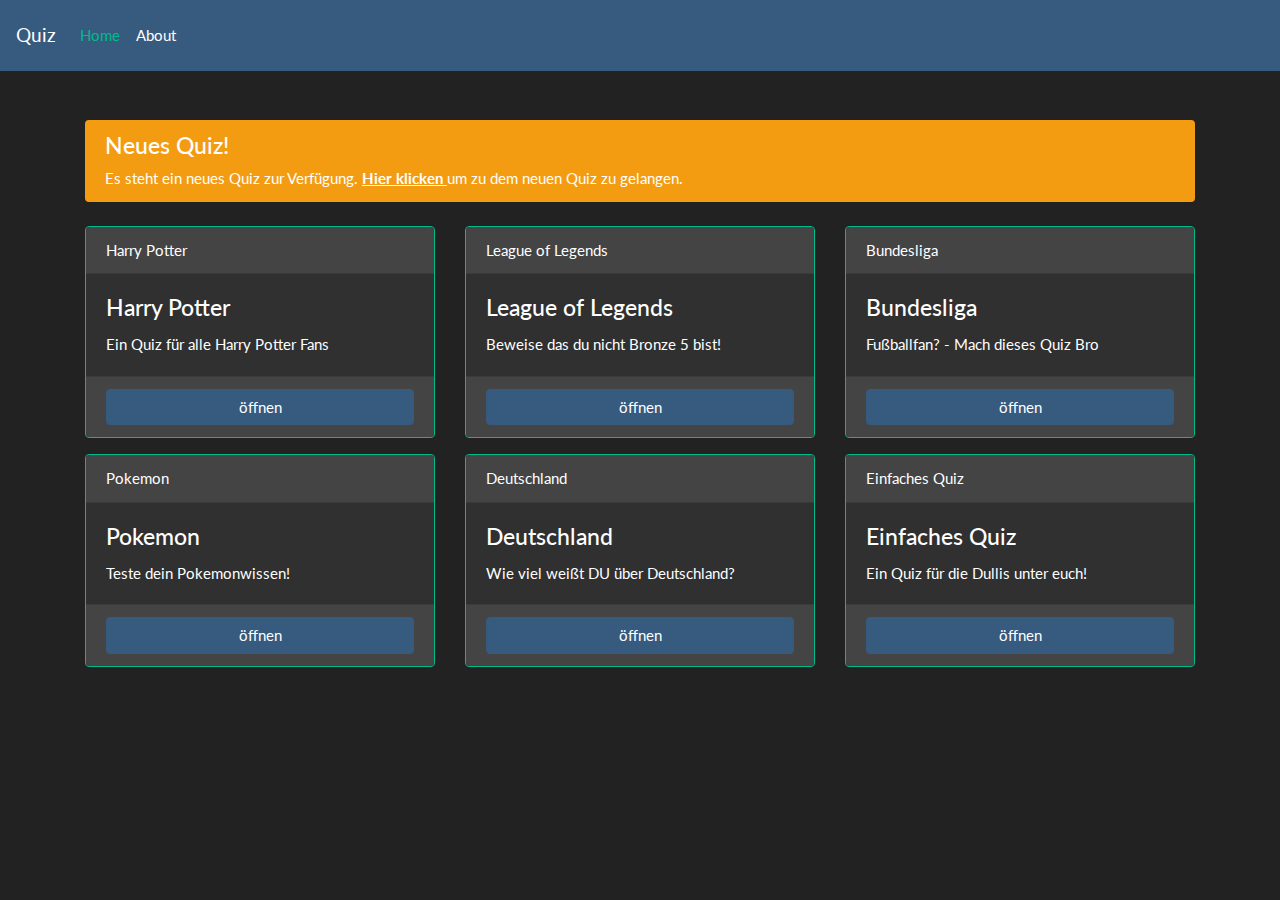
<file: index.html>
<html>

<head>
    <meta charset="UTF-8">
    <title>Quiz</title>
    <link rel="stylesheet" href="css/bootstrap/bootstrap.css" media="screen">
    <link rel="stylesheet" href="css/custom.min.css">
</head>

<body>
    <nav class="navbar navbar-expand-lg fixed-top navbar-dark bg-primary">
        <a class="navbar-brand" href="index.html">Quiz</a>
        <button class="navbar-toggler" type="button" data-toggle="collapse" data-target="#navbarColor01" aria-controls="navbarColor01"
            aria-expanded="false" aria-label="Toggle navigation" style="">
            <span class="navbar-toggler-icon"></span>
        </button>

        <div class="collapse navbar-collapse" id="navbarColor01">
            <ul class="navbar-nav mr-auto">
                <li class="nav-item active">
                    <a class="nav-link" href="index.html">Home
                        <span class="sr-only">(current)</span>
                    </a>
                </li>

                <li class="nav-item">
                    <a class="nav-link" href="about.html">About</a>
                </li>
            </ul>
        </div>
    </nav>
    <!-- End of BS Component -->
    <div class="container">
        <!-- Meldungen -->
        <div class="row">
            <div class="col-lg-12">
                <div class="alert alert-warning">
                    <h4 class="alert-heading">Neues Quiz!</h4>
                    <p class="mb-0">Es steht ein neues Quiz zur Verfügung.
                        <a href="quiz.html?id=pokemon" class="alert-link">Hier klicken </a> um zu dem neuen Quiz zu gelangen.</p>
                </div>
            </div>

        </div>
    </div>
    <!-- End of Notification Container -->
    <!-- Quiz List Container-->
    <div class="container">
        <div class="row">
            <!-- Harry Potter-->
            <div class="col-lg-4 py-2">
                <div class="card border-success">
                    <div class="card-header">Harry Potter</div>
                    <div class="card-body">
                        <h4 class="card-title">Harry Potter</h4>
                        <p class="card-text">Ein Quiz für alle Harry Potter Fans</p>
                    </div>
                    <div class="card-footer">
                        <a href="quiz.html?id=harrypotter" class="btn btn-primary btn-block">öffnen</a>
                    </div>
                </div>
            </div>

            <!-- League of Legends-->
            <div class="col-lg-4 py-2">
                <div class="card border-success">
                    <div class="card-header">League of Legends</div>
                    <div class="card-body">
                        <h4 class="card-title">League of Legends</h4>
                        <p class="card-text">Beweise das du nicht Bronze 5 bist!</p>
                    </div>
                    <div class="card-footer">
                        <a href="quiz.html?id=leagueoflegends" class="btn btn-primary btn-block">öffnen</a>
                    </div>
                </div>
            </div>

            <!-- Bundesliga-->
            <div class="col-lg-4 py-2">
                <div class="card border-success">
                    <div class="card-header">Bundesliga</div>
                    <div class="card-body">
                        <h4 class="card-title">Bundesliga</h4>
                        <p class="card-text">Fußballfan? - Mach dieses Quiz Bro</p>
                    </div>
                    <div class="card-footer">
                        <a href="quiz.html?id=bundesliga" class="btn btn-primary btn-block">öffnen</a>
                    </div>
                </div>
            </div>

            <!-- Pokemon-->
            <div class="col-lg-4 py-2">
                <div class="card border-success">
                    <div class="card-header">Pokemon</div>
                    <div class="card-body">
                        <h4 class="card-title">Pokemon</h4>
                        <p class="card-text">Teste dein Pokemonwissen!</p>
                    </div>
                    <div class="card-footer">
                        <a href="quiz.html?id=pokemon" class="btn btn-primary btn-block">öffnen</a>
                    </div>
                </div>
            </div>

            <!-- Deutschland-->
            <div class="col-lg-4 py-2">
                <div class="card border-success">
                    <div class="card-header">Deutschland</div>
                    <div class="card-body">
                        <h4 class="card-title">Deutschland</h4>
                        <p class="card-text">Wie viel weißt DU über Deutschland?</p>
                    </div>
                    <div class="card-footer">
                        <a href="quiz.html?id=deutschland" class="btn btn-primary btn-block">öffnen</a>
                    </div>
                </div>
            </div>

            <!-- Einfach-->
            <div class="col-lg-4 py-2">
                <div class="card border-success">
                    <div class="card-header">Einfaches Quiz</div>
                    <div class="card-body">
                        <h4 class="card-title">Einfaches Quiz</h4>
                        <p class="card-text">Ein Quiz für die Dullis unter euch!</p>
                    </div>
                    <div class="card-footer">
                        <a href="quiz.html?id=einfach" class="btn btn-primary btn-block">öffnen</a>
                    </div>
                </div>
            </div>

        </div>
        <!-- End Row -->
    </div>
    <!-- End Fluid Container-->

    <script src="js/jquery/jquery-3-3-1.min.js"></script>
    <script src="js/popper/popper.min.js"></script>
    <script src="js/bootstrap/bootstrap.min.js"></script>

</body>



</html>
</file>
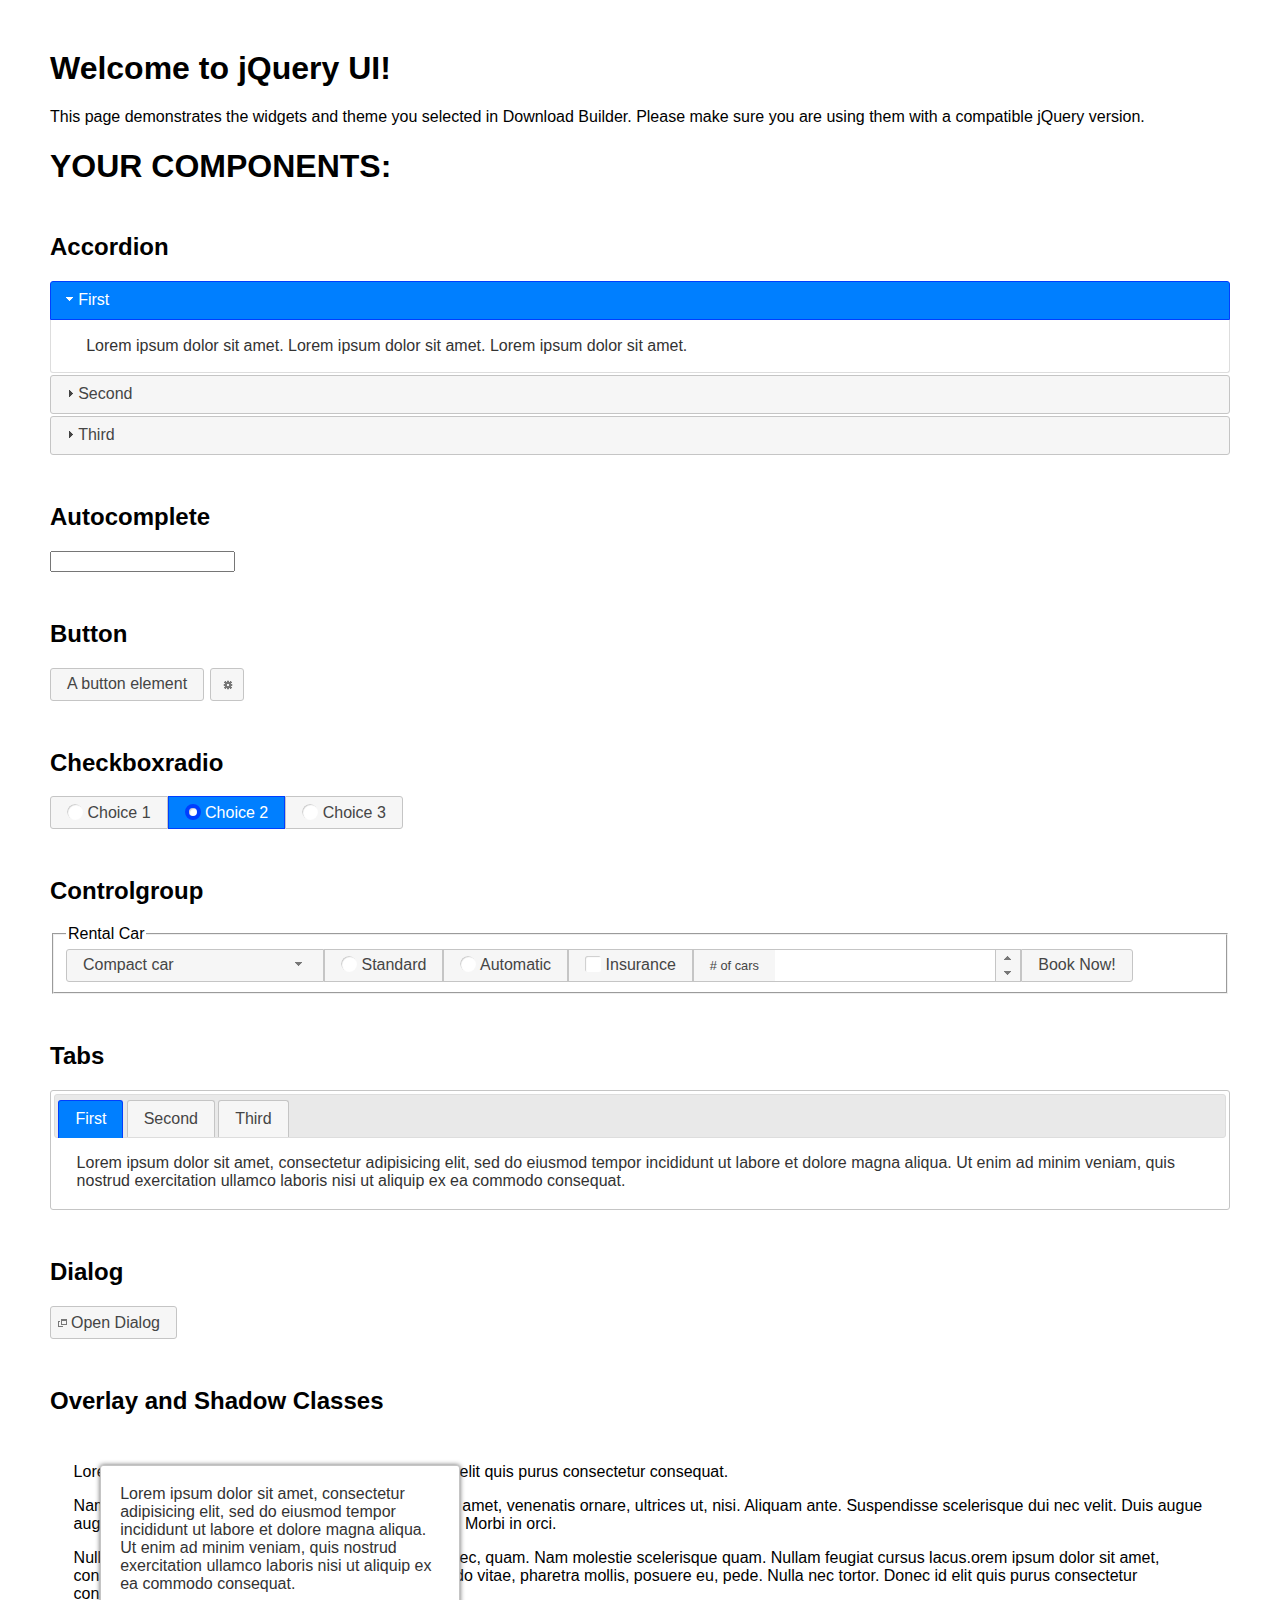
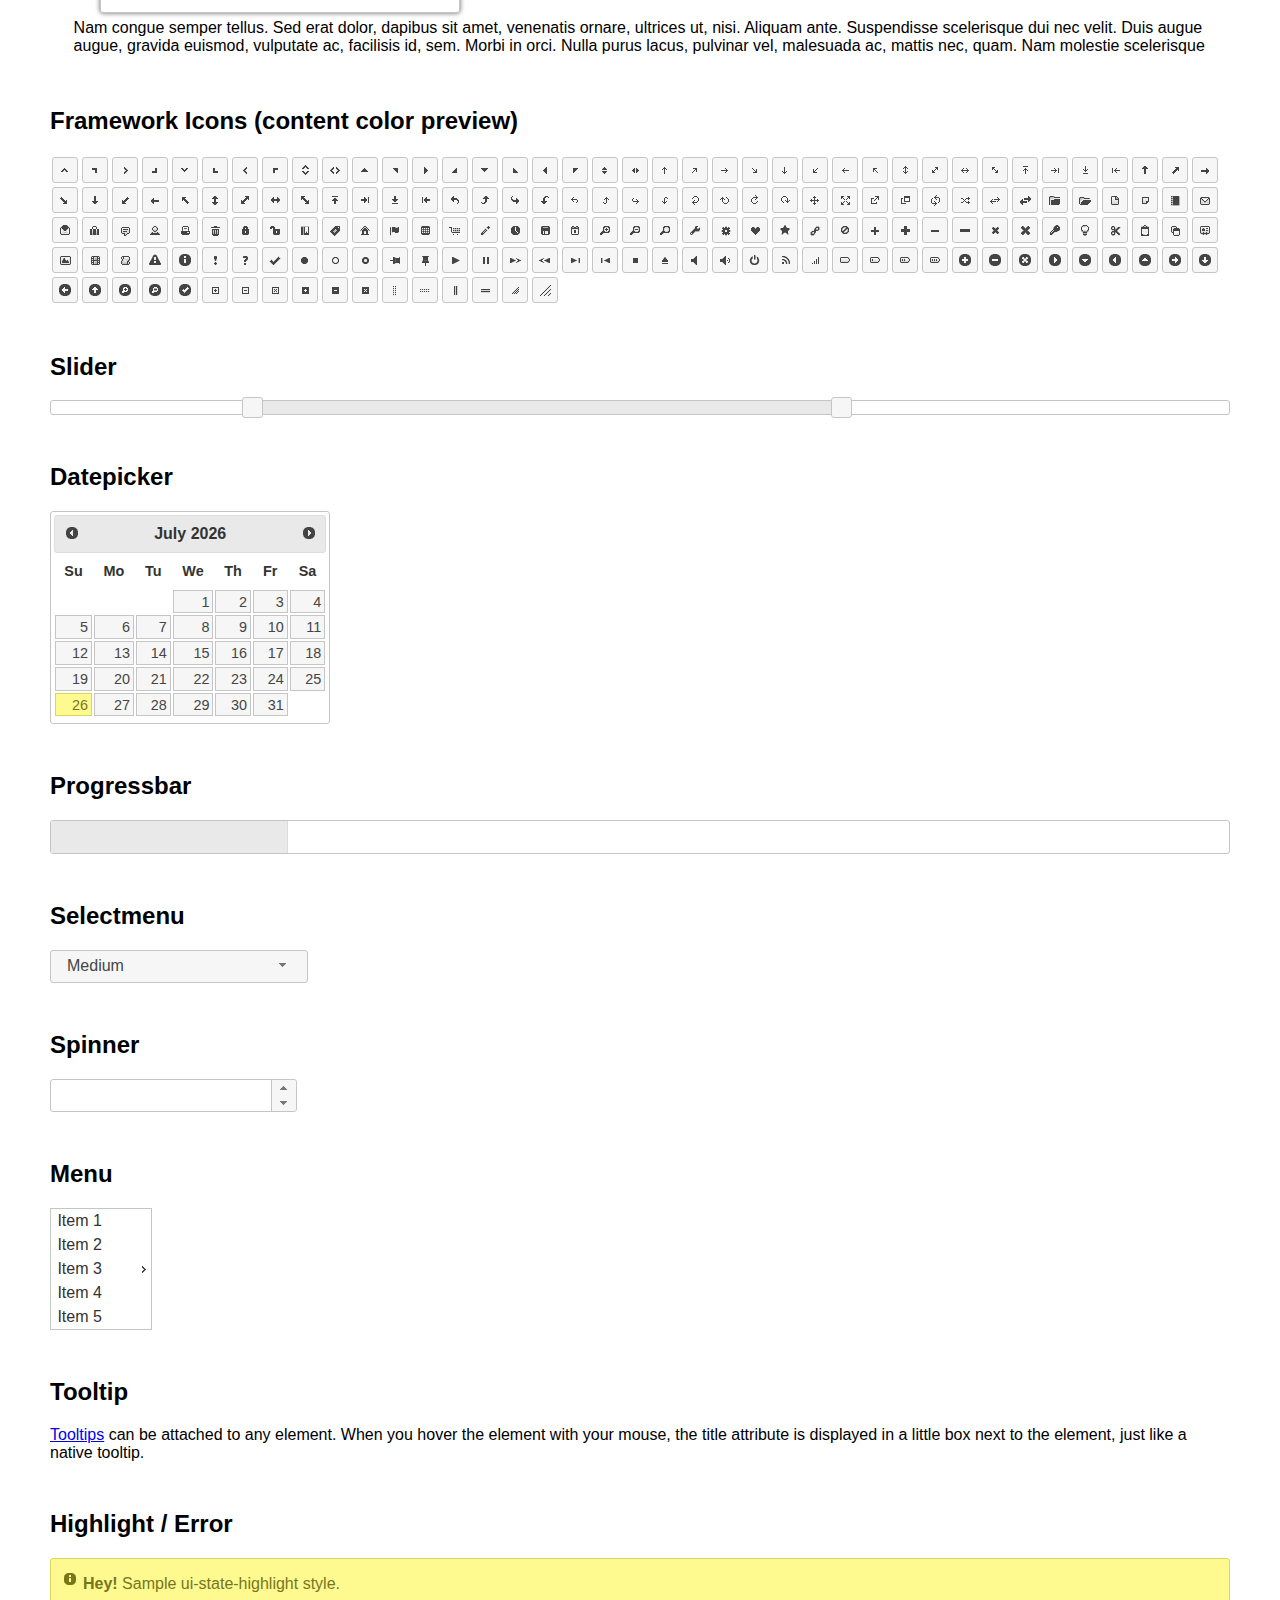
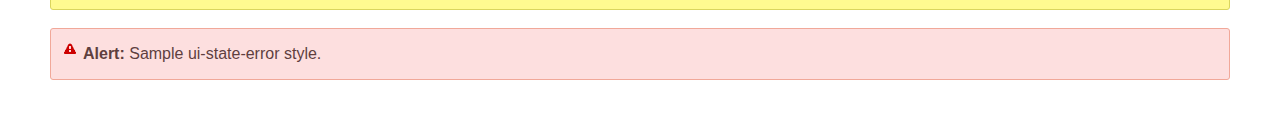
<file: jquerui.html>
<!doctype html>
<html lang="us">

<head>
	<meta charset="utf-8">
	<title>jQuery UI Example Page</title>
	<link href="css/jqueryui/jquery-ui.css" rel="stylesheet">
	<style>
		body {
			font-family: "Trebuchet MS", sans-serif;
			margin: 50px;
		}

		.demoHeaders {
			margin-top: 2em;
		}

		#dialog-link {
			padding: .4em 1em .4em 20px;
			text-decoration: none;
			position: relative;
		}

		#dialog-link span.ui-icon {
			margin: 0 5px 0 0;
			position: absolute;
			left: .2em;
			top: 50%;
			margin-top: -8px;
		}

		#icons {
			margin: 0;
			padding: 0;
		}

		#icons li {
			margin: 2px;
			position: relative;
			padding: 4px 0;
			cursor: pointer;
			float: left;
			list-style: none;
		}

		#icons span.ui-icon {
			float: left;
			margin: 0 4px;
		}

		.fakewindowcontain .ui-widget-overlay {
			position: absolute;
		}

		select {
			width: 200px;
		}
	</style>
</head>

<body>

	<h1>Welcome to jQuery UI!</h1>

	<div class="ui-widget">
		<p>This page demonstrates the widgets and theme you selected in Download Builder. Please make sure you are using them with
			a compatible jQuery version.</p>
	</div>

	<h1>YOUR COMPONENTS:</h1>


	<!-- Accordion -->
	<h2 class="demoHeaders">Accordion</h2>
	<div id="accordion">
		<h3>First</h3>
		<div>Lorem ipsum dolor sit amet. Lorem ipsum dolor sit amet. Lorem ipsum dolor sit amet.</div>
		<h3>Second</h3>
		<div>Phasellus mattis tincidunt nibh.</div>
		<h3>Third</h3>
		<div>Nam dui erat, auctor a, dignissim quis.</div>
	</div>



	<!-- Autocomplete -->
	<h2 class="demoHeaders">Autocomplete</h2>
	<div>
		<input id="autocomplete" title="type &quot;a&quot;">
	</div>



	<!-- Button -->
	<h2 class="demoHeaders">Button</h2>
	<button id="button">A button element</button>
	<button id="button-icon">An icon-only button</button>



	<!-- Checkboxradio -->
	<h2 class="demoHeaders">Checkboxradio</h2>
	<form style="margin-top: 1em;">
		<div id="radioset">
			<input type="radio" id="radio1" name="radio">
			<label for="radio1">Choice 1</label>
			<input type="radio" id="radio2" name="radio" checked="checked">
			<label for="radio2">Choice 2</label>
			<input type="radio" id="radio3" name="radio">
			<label for="radio3">Choice 3</label>
		</div>
	</form>



	<!-- Controlgroup -->
	<h2 class="demoHeaders">Controlgroup</h2>
	<fieldset>
		<legend>Rental Car</legend>
		<div id="controlgroup">
			<select id="car-type">
				<option>Compact car</option>
				<option>Midsize car</option>
				<option>Full size car</option>
				<option>SUV</option>
				<option>Luxury</option>
				<option>Truck</option>
				<option>Van</option>
			</select>
			<label for="transmission-standard">Standard</label>
			<input type="radio" name="transmission" id="transmission-standard">
			<label for="transmission-automatic">Automatic</label>
			<input type="radio" name="transmission" id="transmission-automatic">
			<label for="insurance">Insurance</label>
			<input type="checkbox" name="insurance" id="insurance">
			<label for="horizontal-spinner" class="ui-controlgroup-label"># of cars</label>
			<input id="horizontal-spinner" class="ui-spinner-input">
			<button>Book Now!</button>
		</div>
	</fieldset>



	<!-- Tabs -->
	<h2 class="demoHeaders">Tabs</h2>
	<div id="tabs">
		<ul>
			<li>
				<a href="#tabs-1">First</a>
			</li>
			<li>
				<a href="#tabs-2">Second</a>
			</li>
			<li>
				<a href="#tabs-3">Third</a>
			</li>
		</ul>
		<div id="tabs-1">Lorem ipsum dolor sit amet, consectetur adipisicing elit, sed do eiusmod tempor incididunt ut labore et dolore magna aliqua.
			Ut enim ad minim veniam, quis nostrud exercitation ullamco laboris nisi ut aliquip ex ea commodo consequat.</div>
		<div id="tabs-2">Phasellus mattis tincidunt nibh. Cras orci urna, blandit id, pretium vel, aliquet ornare, felis. Maecenas scelerisque sem
			non nisl. Fusce sed lorem in enim dictum bibendum.</div>
		<div id="tabs-3">Nam dui erat, auctor a, dignissim quis, sollicitudin eu, felis. Pellentesque nisi urna, interdum eget, sagittis et, consequat
			vestibulum, lacus. Mauris porttitor ullamcorper augue.</div>
	</div>



	<h2 class="demoHeaders">Dialog</h2>
	<p>
		<button id="dialog-link" class="ui-button ui-corner-all ui-widget">
			<span class="ui-icon ui-icon-newwin"></span>Open Dialog
		</button>
	</p>

	<h2 class="demoHeaders">Overlay and Shadow Classes</h2>
	<div style="position: relative; width: 96%; height: 200px; padding:1% 2%; overflow:hidden;" class="fakewindowcontain">
		<p>Lorem ipsum dolor sit amet, Nulla nec tortor. Donec id elit quis purus consectetur consequat. </p>
		<p>Nam congue semper tellus. Sed erat dolor, dapibus sit amet, venenatis ornare, ultrices ut, nisi. Aliquam ante. Suspendisse
			scelerisque dui nec velit. Duis augue augue, gravida euismod, vulputate ac, facilisis id, sem. Morbi in orci. </p>
		<p>Nulla purus lacus, pulvinar vel, malesuada ac, mattis nec, quam. Nam molestie scelerisque quam. Nullam feugiat cursus lacus.orem
			ipsum dolor sit amet, consectetur adipiscing elit. Donec libero risus, commodo vitae, pharetra mollis, posuere eu, pede.
			Nulla nec tortor. Donec id elit quis purus consectetur consequat. </p>
		<p>Nam congue semper tellus. Sed erat dolor, dapibus sit amet, venenatis ornare, ultrices ut, nisi. Aliquam ante. Suspendisse
			scelerisque dui nec velit. Duis augue augue, gravida euismod, vulputate ac, facilisis id, sem. Morbi in orci. Nulla purus
			lacus, pulvinar vel, malesuada ac, mattis nec, quam. Nam molestie scelerisque quam. </p>
		<p>Nullam feugiat cursus lacus.orem ipsum dolor sit amet, consectetur adipiscing elit. Donec libero risus, commodo vitae,
			pharetra mollis, posuere eu, pede. Nulla nec tortor. Donec id elit quis purus consectetur consequat. Nam congue semper
			tellus. Sed erat dolor, dapibus sit amet, venenatis ornare, ultrices ut, nisi. Aliquam ante. </p>
		<p>Suspendisse scelerisque dui nec velit. Duis augue augue, gravida euismod, vulputate ac, facilisis id, sem. Morbi in orci.
			Nulla purus lacus, pulvinar vel, malesuada ac, mattis nec, quam. Nam molestie scelerisque quam. Nullam feugiat cursus
			lacus.orem ipsum dolor sit amet, consectetur adipiscing elit. Donec libero risus, commodo vitae, pharetra mollis, posuere
			eu, pede. Nulla nec tortor. Donec id elit quis purus consectetur consequat. Nam congue semper tellus. Sed erat dolor,
			dapibus sit amet, venenatis ornare, ultrices ut, nisi. </p>

		<!-- ui-dialog -->
		<div class="ui-widget-overlay ui-front"></div>
		<div style="position: absolute; width: 320px; left: 50px; top: 30px; padding: 1.2em" class="ui-widget ui-front ui-widget-content ui-corner-all ui-widget-shadow">
			Lorem ipsum dolor sit amet, consectetur adipisicing elit, sed do eiusmod tempor incididunt ut labore et dolore magna aliqua.
			Ut enim ad minim veniam, quis nostrud exercitation ullamco laboris nisi ut aliquip ex ea commodo consequat.
		</div>

	</div>

	<!-- ui-dialog -->
	<div id="dialog" title="Dialog Title">
		<p>Lorem ipsum dolor sit amet, consectetur adipisicing elit, sed do eiusmod tempor incididunt ut labore et dolore magna aliqua.
			Ut enim ad minim veniam, quis nostrud exercitation ullamco laboris nisi ut aliquip ex ea commodo consequat.</p>
	</div>



	<h2 class="demoHeaders">Framework Icons (content color preview)</h2>
	<ul id="icons" class="ui-widget ui-helper-clearfix">
		<li class="ui-state-default ui-corner-all" title=".ui-icon-caret-1-n">
			<span class="ui-icon ui-icon-caret-1-n"></span>
		</li>
		<li class="ui-state-default ui-corner-all" title=".ui-icon-caret-1-ne">
			<span class="ui-icon ui-icon-caret-1-ne"></span>
		</li>
		<li class="ui-state-default ui-corner-all" title=".ui-icon-caret-1-e">
			<span class="ui-icon ui-icon-caret-1-e"></span>
		</li>
		<li class="ui-state-default ui-corner-all" title=".ui-icon-caret-1-se">
			<span class="ui-icon ui-icon-caret-1-se"></span>
		</li>
		<li class="ui-state-default ui-corner-all" title=".ui-icon-caret-1-s">
			<span class="ui-icon ui-icon-caret-1-s"></span>
		</li>
		<li class="ui-state-default ui-corner-all" title=".ui-icon-caret-1-sw">
			<span class="ui-icon ui-icon-caret-1-sw"></span>
		</li>
		<li class="ui-state-default ui-corner-all" title=".ui-icon-caret-1-w">
			<span class="ui-icon ui-icon-caret-1-w"></span>
		</li>
		<li class="ui-state-default ui-corner-all" title=".ui-icon-caret-1-nw">
			<span class="ui-icon ui-icon-caret-1-nw"></span>
		</li>
		<li class="ui-state-default ui-corner-all" title=".ui-icon-caret-2-n-s">
			<span class="ui-icon ui-icon-caret-2-n-s"></span>
		</li>
		<li class="ui-state-default ui-corner-all" title=".ui-icon-caret-2-e-w">
			<span class="ui-icon ui-icon-caret-2-e-w"></span>
		</li>
		<li class="ui-state-default ui-corner-all" title=".ui-icon-triangle-1-n">
			<span class="ui-icon ui-icon-triangle-1-n"></span>
		</li>
		<li class="ui-state-default ui-corner-all" title=".ui-icon-triangle-1-ne">
			<span class="ui-icon ui-icon-triangle-1-ne"></span>
		</li>
		<li class="ui-state-default ui-corner-all" title=".ui-icon-triangle-1-e">
			<span class="ui-icon ui-icon-triangle-1-e"></span>
		</li>
		<li class="ui-state-default ui-corner-all" title=".ui-icon-triangle-1-se">
			<span class="ui-icon ui-icon-triangle-1-se"></span>
		</li>
		<li class="ui-state-default ui-corner-all" title=".ui-icon-triangle-1-s">
			<span class="ui-icon ui-icon-triangle-1-s"></span>
		</li>
		<li class="ui-state-default ui-corner-all" title=".ui-icon-triangle-1-sw">
			<span class="ui-icon ui-icon-triangle-1-sw"></span>
		</li>
		<li class="ui-state-default ui-corner-all" title=".ui-icon-triangle-1-w">
			<span class="ui-icon ui-icon-triangle-1-w"></span>
		</li>
		<li class="ui-state-default ui-corner-all" title=".ui-icon-triangle-1-nw">
			<span class="ui-icon ui-icon-triangle-1-nw"></span>
		</li>
		<li class="ui-state-default ui-corner-all" title=".ui-icon-triangle-2-n-s">
			<span class="ui-icon ui-icon-triangle-2-n-s"></span>
		</li>
		<li class="ui-state-default ui-corner-all" title=".ui-icon-triangle-2-e-w">
			<span class="ui-icon ui-icon-triangle-2-e-w"></span>
		</li>
		<li class="ui-state-default ui-corner-all" title=".ui-icon-arrow-1-n">
			<span class="ui-icon ui-icon-arrow-1-n"></span>
		</li>
		<li class="ui-state-default ui-corner-all" title=".ui-icon-arrow-1-ne">
			<span class="ui-icon ui-icon-arrow-1-ne"></span>
		</li>
		<li class="ui-state-default ui-corner-all" title=".ui-icon-arrow-1-e">
			<span class="ui-icon ui-icon-arrow-1-e"></span>
		</li>
		<li class="ui-state-default ui-corner-all" title=".ui-icon-arrow-1-se">
			<span class="ui-icon ui-icon-arrow-1-se"></span>
		</li>
		<li class="ui-state-default ui-corner-all" title=".ui-icon-arrow-1-s">
			<span class="ui-icon ui-icon-arrow-1-s"></span>
		</li>
		<li class="ui-state-default ui-corner-all" title=".ui-icon-arrow-1-sw">
			<span class="ui-icon ui-icon-arrow-1-sw"></span>
		</li>
		<li class="ui-state-default ui-corner-all" title=".ui-icon-arrow-1-w">
			<span class="ui-icon ui-icon-arrow-1-w"></span>
		</li>
		<li class="ui-state-default ui-corner-all" title=".ui-icon-arrow-1-nw">
			<span class="ui-icon ui-icon-arrow-1-nw"></span>
		</li>
		<li class="ui-state-default ui-corner-all" title=".ui-icon-arrow-2-n-s">
			<span class="ui-icon ui-icon-arrow-2-n-s"></span>
		</li>
		<li class="ui-state-default ui-corner-all" title=".ui-icon-arrow-2-ne-sw">
			<span class="ui-icon ui-icon-arrow-2-ne-sw"></span>
		</li>
		<li class="ui-state-default ui-corner-all" title=".ui-icon-arrow-2-e-w">
			<span class="ui-icon ui-icon-arrow-2-e-w"></span>
		</li>
		<li class="ui-state-default ui-corner-all" title=".ui-icon-arrow-2-se-nw">
			<span class="ui-icon ui-icon-arrow-2-se-nw"></span>
		</li>
		<li class="ui-state-default ui-corner-all" title=".ui-icon-arrowstop-1-n">
			<span class="ui-icon ui-icon-arrowstop-1-n"></span>
		</li>
		<li class="ui-state-default ui-corner-all" title=".ui-icon-arrowstop-1-e">
			<span class="ui-icon ui-icon-arrowstop-1-e"></span>
		</li>
		<li class="ui-state-default ui-corner-all" title=".ui-icon-arrowstop-1-s">
			<span class="ui-icon ui-icon-arrowstop-1-s"></span>
		</li>
		<li class="ui-state-default ui-corner-all" title=".ui-icon-arrowstop-1-w">
			<span class="ui-icon ui-icon-arrowstop-1-w"></span>
		</li>
		<li class="ui-state-default ui-corner-all" title=".ui-icon-arrowthick-1-n">
			<span class="ui-icon ui-icon-arrowthick-1-n"></span>
		</li>
		<li class="ui-state-default ui-corner-all" title=".ui-icon-arrowthick-1-ne">
			<span class="ui-icon ui-icon-arrowthick-1-ne"></span>
		</li>
		<li class="ui-state-default ui-corner-all" title=".ui-icon-arrowthick-1-e">
			<span class="ui-icon ui-icon-arrowthick-1-e"></span>
		</li>
		<li class="ui-state-default ui-corner-all" title=".ui-icon-arrowthick-1-se">
			<span class="ui-icon ui-icon-arrowthick-1-se"></span>
		</li>
		<li class="ui-state-default ui-corner-all" title=".ui-icon-arrowthick-1-s">
			<span class="ui-icon ui-icon-arrowthick-1-s"></span>
		</li>
		<li class="ui-state-default ui-corner-all" title=".ui-icon-arrowthick-1-sw">
			<span class="ui-icon ui-icon-arrowthick-1-sw"></span>
		</li>
		<li class="ui-state-default ui-corner-all" title=".ui-icon-arrowthick-1-w">
			<span class="ui-icon ui-icon-arrowthick-1-w"></span>
		</li>
		<li class="ui-state-default ui-corner-all" title=".ui-icon-arrowthick-1-nw">
			<span class="ui-icon ui-icon-arrowthick-1-nw"></span>
		</li>
		<li class="ui-state-default ui-corner-all" title=".ui-icon-arrowthick-2-n-s">
			<span class="ui-icon ui-icon-arrowthick-2-n-s"></span>
		</li>
		<li class="ui-state-default ui-corner-all" title=".ui-icon-arrowthick-2-ne-sw">
			<span class="ui-icon ui-icon-arrowthick-2-ne-sw"></span>
		</li>
		<li class="ui-state-default ui-corner-all" title=".ui-icon-arrowthick-2-e-w">
			<span class="ui-icon ui-icon-arrowthick-2-e-w"></span>
		</li>
		<li class="ui-state-default ui-corner-all" title=".ui-icon-arrowthick-2-se-nw">
			<span class="ui-icon ui-icon-arrowthick-2-se-nw"></span>
		</li>
		<li class="ui-state-default ui-corner-all" title=".ui-icon-arrowthickstop-1-n">
			<span class="ui-icon ui-icon-arrowthickstop-1-n"></span>
		</li>
		<li class="ui-state-default ui-corner-all" title=".ui-icon-arrowthickstop-1-e">
			<span class="ui-icon ui-icon-arrowthickstop-1-e"></span>
		</li>
		<li class="ui-state-default ui-corner-all" title=".ui-icon-arrowthickstop-1-s">
			<span class="ui-icon ui-icon-arrowthickstop-1-s"></span>
		</li>
		<li class="ui-state-default ui-corner-all" title=".ui-icon-arrowthickstop-1-w">
			<span class="ui-icon ui-icon-arrowthickstop-1-w"></span>
		</li>
		<li class="ui-state-default ui-corner-all" title=".ui-icon-arrowreturnthick-1-w">
			<span class="ui-icon ui-icon-arrowreturnthick-1-w"></span>
		</li>
		<li class="ui-state-default ui-corner-all" title=".ui-icon-arrowreturnthick-1-n">
			<span class="ui-icon ui-icon-arrowreturnthick-1-n"></span>
		</li>
		<li class="ui-state-default ui-corner-all" title=".ui-icon-arrowreturnthick-1-e">
			<span class="ui-icon ui-icon-arrowreturnthick-1-e"></span>
		</li>
		<li class="ui-state-default ui-corner-all" title=".ui-icon-arrowreturnthick-1-s">
			<span class="ui-icon ui-icon-arrowreturnthick-1-s"></span>
		</li>
		<li class="ui-state-default ui-corner-all" title=".ui-icon-arrowreturn-1-w">
			<span class="ui-icon ui-icon-arrowreturn-1-w"></span>
		</li>
		<li class="ui-state-default ui-corner-all" title=".ui-icon-arrowreturn-1-n">
			<span class="ui-icon ui-icon-arrowreturn-1-n"></span>
		</li>
		<li class="ui-state-default ui-corner-all" title=".ui-icon-arrowreturn-1-e">
			<span class="ui-icon ui-icon-arrowreturn-1-e"></span>
		</li>
		<li class="ui-state-default ui-corner-all" title=".ui-icon-arrowreturn-1-s">
			<span class="ui-icon ui-icon-arrowreturn-1-s"></span>
		</li>
		<li class="ui-state-default ui-corner-all" title=".ui-icon-arrowrefresh-1-w">
			<span class="ui-icon ui-icon-arrowrefresh-1-w"></span>
		</li>
		<li class="ui-state-default ui-corner-all" title=".ui-icon-arrowrefresh-1-n">
			<span class="ui-icon ui-icon-arrowrefresh-1-n"></span>
		</li>
		<li class="ui-state-default ui-corner-all" title=".ui-icon-arrowrefresh-1-e">
			<span class="ui-icon ui-icon-arrowrefresh-1-e"></span>
		</li>
		<li class="ui-state-default ui-corner-all" title=".ui-icon-arrowrefresh-1-s">
			<span class="ui-icon ui-icon-arrowrefresh-1-s"></span>
		</li>
		<li class="ui-state-default ui-corner-all" title=".ui-icon-arrow-4">
			<span class="ui-icon ui-icon-arrow-4"></span>
		</li>
		<li class="ui-state-default ui-corner-all" title=".ui-icon-arrow-4-diag">
			<span class="ui-icon ui-icon-arrow-4-diag"></span>
		</li>
		<li class="ui-state-default ui-corner-all" title=".ui-icon-extlink">
			<span class="ui-icon ui-icon-extlink"></span>
		</li>
		<li class="ui-state-default ui-corner-all" title=".ui-icon-newwin">
			<span class="ui-icon ui-icon-newwin"></span>
		</li>
		<li class="ui-state-default ui-corner-all" title=".ui-icon-refresh">
			<span class="ui-icon ui-icon-refresh"></span>
		</li>
		<li class="ui-state-default ui-corner-all" title=".ui-icon-shuffle">
			<span class="ui-icon ui-icon-shuffle"></span>
		</li>
		<li class="ui-state-default ui-corner-all" title=".ui-icon-transfer-e-w">
			<span class="ui-icon ui-icon-transfer-e-w"></span>
		</li>
		<li class="ui-state-default ui-corner-all" title=".ui-icon-transferthick-e-w">
			<span class="ui-icon ui-icon-transferthick-e-w"></span>
		</li>
		<li class="ui-state-default ui-corner-all" title=".ui-icon-folder-collapsed">
			<span class="ui-icon ui-icon-folder-collapsed"></span>
		</li>
		<li class="ui-state-default ui-corner-all" title=".ui-icon-folder-open">
			<span class="ui-icon ui-icon-folder-open"></span>
		</li>
		<li class="ui-state-default ui-corner-all" title=".ui-icon-document">
			<span class="ui-icon ui-icon-document"></span>
		</li>
		<li class="ui-state-default ui-corner-all" title=".ui-icon-document-b">
			<span class="ui-icon ui-icon-document-b"></span>
		</li>
		<li class="ui-state-default ui-corner-all" title=".ui-icon-note">
			<span class="ui-icon ui-icon-note"></span>
		</li>
		<li class="ui-state-default ui-corner-all" title=".ui-icon-mail-closed">
			<span class="ui-icon ui-icon-mail-closed"></span>
		</li>
		<li class="ui-state-default ui-corner-all" title=".ui-icon-mail-open">
			<span class="ui-icon ui-icon-mail-open"></span>
		</li>
		<li class="ui-state-default ui-corner-all" title=".ui-icon-suitcase">
			<span class="ui-icon ui-icon-suitcase"></span>
		</li>
		<li class="ui-state-default ui-corner-all" title=".ui-icon-comment">
			<span class="ui-icon ui-icon-comment"></span>
		</li>
		<li class="ui-state-default ui-corner-all" title=".ui-icon-person">
			<span class="ui-icon ui-icon-person"></span>
		</li>
		<li class="ui-state-default ui-corner-all" title=".ui-icon-print">
			<span class="ui-icon ui-icon-print"></span>
		</li>
		<li class="ui-state-default ui-corner-all" title=".ui-icon-trash">
			<span class="ui-icon ui-icon-trash"></span>
		</li>
		<li class="ui-state-default ui-corner-all" title=".ui-icon-locked">
			<span class="ui-icon ui-icon-locked"></span>
		</li>
		<li class="ui-state-default ui-corner-all" title=".ui-icon-unlocked">
			<span class="ui-icon ui-icon-unlocked"></span>
		</li>
		<li class="ui-state-default ui-corner-all" title=".ui-icon-bookmark">
			<span class="ui-icon ui-icon-bookmark"></span>
		</li>
		<li class="ui-state-default ui-corner-all" title=".ui-icon-tag">
			<span class="ui-icon ui-icon-tag"></span>
		</li>
		<li class="ui-state-default ui-corner-all" title=".ui-icon-home">
			<span class="ui-icon ui-icon-home"></span>
		</li>
		<li class="ui-state-default ui-corner-all" title=".ui-icon-flag">
			<span class="ui-icon ui-icon-flag"></span>
		</li>
		<li class="ui-state-default ui-corner-all" title=".ui-icon-calculator">
			<span class="ui-icon ui-icon-calculator"></span>
		</li>
		<li class="ui-state-default ui-corner-all" title=".ui-icon-cart">
			<span class="ui-icon ui-icon-cart"></span>
		</li>
		<li class="ui-state-default ui-corner-all" title=".ui-icon-pencil">
			<span class="ui-icon ui-icon-pencil"></span>
		</li>
		<li class="ui-state-default ui-corner-all" title=".ui-icon-clock">
			<span class="ui-icon ui-icon-clock"></span>
		</li>
		<li class="ui-state-default ui-corner-all" title=".ui-icon-disk">
			<span class="ui-icon ui-icon-disk"></span>
		</li>
		<li class="ui-state-default ui-corner-all" title=".ui-icon-calendar">
			<span class="ui-icon ui-icon-calendar"></span>
		</li>
		<li class="ui-state-default ui-corner-all" title=".ui-icon-zoomin">
			<span class="ui-icon ui-icon-zoomin"></span>
		</li>
		<li class="ui-state-default ui-corner-all" title=".ui-icon-zoomout">
			<span class="ui-icon ui-icon-zoomout"></span>
		</li>
		<li class="ui-state-default ui-corner-all" title=".ui-icon-search">
			<span class="ui-icon ui-icon-search"></span>
		</li>
		<li class="ui-state-default ui-corner-all" title=".ui-icon-wrench">
			<span class="ui-icon ui-icon-wrench"></span>
		</li>
		<li class="ui-state-default ui-corner-all" title=".ui-icon-gear">
			<span class="ui-icon ui-icon-gear"></span>
		</li>
		<li class="ui-state-default ui-corner-all" title=".ui-icon-heart">
			<span class="ui-icon ui-icon-heart"></span>
		</li>
		<li class="ui-state-default ui-corner-all" title=".ui-icon-star">
			<span class="ui-icon ui-icon-star"></span>
		</li>
		<li class="ui-state-default ui-corner-all" title=".ui-icon-link">
			<span class="ui-icon ui-icon-link"></span>
		</li>
		<li class="ui-state-default ui-corner-all" title=".ui-icon-cancel">
			<span class="ui-icon ui-icon-cancel"></span>
		</li>
		<li class="ui-state-default ui-corner-all" title=".ui-icon-plus">
			<span class="ui-icon ui-icon-plus"></span>
		</li>
		<li class="ui-state-default ui-corner-all" title=".ui-icon-plusthick">
			<span class="ui-icon ui-icon-plusthick"></span>
		</li>
		<li class="ui-state-default ui-corner-all" title=".ui-icon-minus">
			<span class="ui-icon ui-icon-minus"></span>
		</li>
		<li class="ui-state-default ui-corner-all" title=".ui-icon-minusthick">
			<span class="ui-icon ui-icon-minusthick"></span>
		</li>
		<li class="ui-state-default ui-corner-all" title=".ui-icon-close">
			<span class="ui-icon ui-icon-close"></span>
		</li>
		<li class="ui-state-default ui-corner-all" title=".ui-icon-closethick">
			<span class="ui-icon ui-icon-closethick"></span>
		</li>
		<li class="ui-state-default ui-corner-all" title=".ui-icon-key">
			<span class="ui-icon ui-icon-key"></span>
		</li>
		<li class="ui-state-default ui-corner-all" title=".ui-icon-lightbulb">
			<span class="ui-icon ui-icon-lightbulb"></span>
		</li>
		<li class="ui-state-default ui-corner-all" title=".ui-icon-scissors">
			<span class="ui-icon ui-icon-scissors"></span>
		</li>
		<li class="ui-state-default ui-corner-all" title=".ui-icon-clipboard">
			<span class="ui-icon ui-icon-clipboard"></span>
		</li>
		<li class="ui-state-default ui-corner-all" title=".ui-icon-copy">
			<span class="ui-icon ui-icon-copy"></span>
		</li>
		<li class="ui-state-default ui-corner-all" title=".ui-icon-contact">
			<span class="ui-icon ui-icon-contact"></span>
		</li>
		<li class="ui-state-default ui-corner-all" title=".ui-icon-image">
			<span class="ui-icon ui-icon-image"></span>
		</li>
		<li class="ui-state-default ui-corner-all" title=".ui-icon-video">
			<span class="ui-icon ui-icon-video"></span>
		</li>
		<li class="ui-state-default ui-corner-all" title=".ui-icon-script">
			<span class="ui-icon ui-icon-script"></span>
		</li>
		<li class="ui-state-default ui-corner-all" title=".ui-icon-alert">
			<span class="ui-icon ui-icon-alert"></span>
		</li>
		<li class="ui-state-default ui-corner-all" title=".ui-icon-info">
			<span class="ui-icon ui-icon-info"></span>
		</li>
		<li class="ui-state-default ui-corner-all" title=".ui-icon-notice">
			<span class="ui-icon ui-icon-notice"></span>
		</li>
		<li class="ui-state-default ui-corner-all" title=".ui-icon-help">
			<span class="ui-icon ui-icon-help"></span>
		</li>
		<li class="ui-state-default ui-corner-all" title=".ui-icon-check">
			<span class="ui-icon ui-icon-check"></span>
		</li>
		<li class="ui-state-default ui-corner-all" title=".ui-icon-bullet">
			<span class="ui-icon ui-icon-bullet"></span>
		</li>
		<li class="ui-state-default ui-corner-all" title=".ui-icon-radio-off">
			<span class="ui-icon ui-icon-radio-off"></span>
		</li>
		<li class="ui-state-default ui-corner-all" title=".ui-icon-radio-on">
			<span class="ui-icon ui-icon-radio-on"></span>
		</li>
		<li class="ui-state-default ui-corner-all" title=".ui-icon-pin-w">
			<span class="ui-icon ui-icon-pin-w"></span>
		</li>
		<li class="ui-state-default ui-corner-all" title=".ui-icon-pin-s">
			<span class="ui-icon ui-icon-pin-s"></span>
		</li>
		<li class="ui-state-default ui-corner-all" title=".ui-icon-play">
			<span class="ui-icon ui-icon-play"></span>
		</li>
		<li class="ui-state-default ui-corner-all" title=".ui-icon-pause">
			<span class="ui-icon ui-icon-pause"></span>
		</li>
		<li class="ui-state-default ui-corner-all" title=".ui-icon-seek-next">
			<span class="ui-icon ui-icon-seek-next"></span>
		</li>
		<li class="ui-state-default ui-corner-all" title=".ui-icon-seek-prev">
			<span class="ui-icon ui-icon-seek-prev"></span>
		</li>
		<li class="ui-state-default ui-corner-all" title=".ui-icon-seek-end">
			<span class="ui-icon ui-icon-seek-end"></span>
		</li>
		<li class="ui-state-default ui-corner-all" title=".ui-icon-seek-first">
			<span class="ui-icon ui-icon-seek-first"></span>
		</li>
		<li class="ui-state-default ui-corner-all" title=".ui-icon-stop">
			<span class="ui-icon ui-icon-stop"></span>
		</li>
		<li class="ui-state-default ui-corner-all" title=".ui-icon-eject">
			<span class="ui-icon ui-icon-eject"></span>
		</li>
		<li class="ui-state-default ui-corner-all" title=".ui-icon-volume-off">
			<span class="ui-icon ui-icon-volume-off"></span>
		</li>
		<li class="ui-state-default ui-corner-all" title=".ui-icon-volume-on">
			<span class="ui-icon ui-icon-volume-on"></span>
		</li>
		<li class="ui-state-default ui-corner-all" title=".ui-icon-power">
			<span class="ui-icon ui-icon-power"></span>
		</li>
		<li class="ui-state-default ui-corner-all" title=".ui-icon-signal-diag">
			<span class="ui-icon ui-icon-signal-diag"></span>
		</li>
		<li class="ui-state-default ui-corner-all" title=".ui-icon-signal">
			<span class="ui-icon ui-icon-signal"></span>
		</li>
		<li class="ui-state-default ui-corner-all" title=".ui-icon-battery-0">
			<span class="ui-icon ui-icon-battery-0"></span>
		</li>
		<li class="ui-state-default ui-corner-all" title=".ui-icon-battery-1">
			<span class="ui-icon ui-icon-battery-1"></span>
		</li>
		<li class="ui-state-default ui-corner-all" title=".ui-icon-battery-2">
			<span class="ui-icon ui-icon-battery-2"></span>
		</li>
		<li class="ui-state-default ui-corner-all" title=".ui-icon-battery-3">
			<span class="ui-icon ui-icon-battery-3"></span>
		</li>
		<li class="ui-state-default ui-corner-all" title=".ui-icon-circle-plus">
			<span class="ui-icon ui-icon-circle-plus"></span>
		</li>
		<li class="ui-state-default ui-corner-all" title=".ui-icon-circle-minus">
			<span class="ui-icon ui-icon-circle-minus"></span>
		</li>
		<li class="ui-state-default ui-corner-all" title=".ui-icon-circle-close">
			<span class="ui-icon ui-icon-circle-close"></span>
		</li>
		<li class="ui-state-default ui-corner-all" title=".ui-icon-circle-triangle-e">
			<span class="ui-icon ui-icon-circle-triangle-e"></span>
		</li>
		<li class="ui-state-default ui-corner-all" title=".ui-icon-circle-triangle-s">
			<span class="ui-icon ui-icon-circle-triangle-s"></span>
		</li>
		<li class="ui-state-default ui-corner-all" title=".ui-icon-circle-triangle-w">
			<span class="ui-icon ui-icon-circle-triangle-w"></span>
		</li>
		<li class="ui-state-default ui-corner-all" title=".ui-icon-circle-triangle-n">
			<span class="ui-icon ui-icon-circle-triangle-n"></span>
		</li>
		<li class="ui-state-default ui-corner-all" title=".ui-icon-circle-arrow-e">
			<span class="ui-icon ui-icon-circle-arrow-e"></span>
		</li>
		<li class="ui-state-default ui-corner-all" title=".ui-icon-circle-arrow-s">
			<span class="ui-icon ui-icon-circle-arrow-s"></span>
		</li>
		<li class="ui-state-default ui-corner-all" title=".ui-icon-circle-arrow-w">
			<span class="ui-icon ui-icon-circle-arrow-w"></span>
		</li>
		<li class="ui-state-default ui-corner-all" title=".ui-icon-circle-arrow-n">
			<span class="ui-icon ui-icon-circle-arrow-n"></span>
		</li>
		<li class="ui-state-default ui-corner-all" title=".ui-icon-circle-zoomin">
			<span class="ui-icon ui-icon-circle-zoomin"></span>
		</li>
		<li class="ui-state-default ui-corner-all" title=".ui-icon-circle-zoomout">
			<span class="ui-icon ui-icon-circle-zoomout"></span>
		</li>
		<li class="ui-state-default ui-corner-all" title=".ui-icon-circle-check">
			<span class="ui-icon ui-icon-circle-check"></span>
		</li>
		<li class="ui-state-default ui-corner-all" title=".ui-icon-circlesmall-plus">
			<span class="ui-icon ui-icon-circlesmall-plus"></span>
		</li>
		<li class="ui-state-default ui-corner-all" title=".ui-icon-circlesmall-minus">
			<span class="ui-icon ui-icon-circlesmall-minus"></span>
		</li>
		<li class="ui-state-default ui-corner-all" title=".ui-icon-circlesmall-close">
			<span class="ui-icon ui-icon-circlesmall-close"></span>
		</li>
		<li class="ui-state-default ui-corner-all" title=".ui-icon-squaresmall-plus">
			<span class="ui-icon ui-icon-squaresmall-plus"></span>
		</li>
		<li class="ui-state-default ui-corner-all" title=".ui-icon-squaresmall-minus">
			<span class="ui-icon ui-icon-squaresmall-minus"></span>
		</li>
		<li class="ui-state-default ui-corner-all" title=".ui-icon-squaresmall-close">
			<span class="ui-icon ui-icon-squaresmall-close"></span>
		</li>
		<li class="ui-state-default ui-corner-all" title=".ui-icon-grip-dotted-vertical">
			<span class="ui-icon ui-icon-grip-dotted-vertical"></span>
		</li>
		<li class="ui-state-default ui-corner-all" title=".ui-icon-grip-dotted-horizontal">
			<span class="ui-icon ui-icon-grip-dotted-horizontal"></span>
		</li>
		<li class="ui-state-default ui-corner-all" title=".ui-icon-grip-solid-vertical">
			<span class="ui-icon ui-icon-grip-solid-vertical"></span>
		</li>
		<li class="ui-state-default ui-corner-all" title=".ui-icon-grip-solid-horizontal">
			<span class="ui-icon ui-icon-grip-solid-horizontal"></span>
		</li>
		<li class="ui-state-default ui-corner-all" title=".ui-icon-gripsmall-diagonal-se">
			<span class="ui-icon ui-icon-gripsmall-diagonal-se"></span>
		</li>
		<li class="ui-state-default ui-corner-all" title=".ui-icon-grip-diagonal-se">
			<span class="ui-icon ui-icon-grip-diagonal-se"></span>
		</li>
	</ul>


	<!-- Slider -->
	<h2 class="demoHeaders">Slider</h2>
	<div id="slider"></div>



	<!-- Datepicker -->
	<h2 class="demoHeaders">Datepicker</h2>
	<div id="datepicker"></div>



	<!-- Progressbar -->
	<h2 class="demoHeaders">Progressbar</h2>
	<div id="progressbar"></div>



	<!-- Progressbar -->
	<h2 class="demoHeaders">Selectmenu</h2>
	<select id="selectmenu">
		<option>Slower</option>
		<option>Slow</option>
		<option selected="selected">Medium</option>
		<option>Fast</option>
		<option>Faster</option>
	</select>



	<!-- Spinner -->
	<h2 class="demoHeaders">Spinner</h2>
	<input id="spinner">



	<!-- Menu -->
	<h2 class="demoHeaders">Menu</h2>
	<ul style="width:100px;" id="menu">
		<li>
			<div>Item 1</div>
		</li>
		<li>
			<div>Item 2</div>
		</li>
		<li>
			<div>Item 3</div>
			<ul>
				<li>
					<div>Item 3-1</div>
				</li>
				<li>
					<div>Item 3-2</div>
				</li>
				<li>
					<div>Item 3-3</div>
				</li>
				<li>
					<div>Item 3-4</div>
				</li>
				<li>
					<div>Item 3-5</div>
				</li>
			</ul>
		</li>
		<li>
			<div>Item 4</div>
		</li>
		<li>
			<div>Item 5</div>
		</li>
	</ul>



	<!-- Tooltip -->
	<h2 class="demoHeaders">Tooltip</h2>
	<p id="tooltip">
		<a href="#" title="That&apos;s what this widget is">Tooltips</a> can be attached to any element. When you hover the element with your mouse, the title attribute is displayed
		in a little box next to the element, just like a native tooltip.
	</p>


	<!-- Highlight / Error -->
	<h2 class="demoHeaders">Highlight / Error</h2>
	<div class="ui-widget">
		<div class="ui-state-highlight ui-corner-all" style="margin-top: 20px; padding: 0 .7em;">
			<p>
				<span class="ui-icon ui-icon-info" style="float: left; margin-right: .3em;"></span>
				<strong>Hey!</strong> Sample ui-state-highlight style.</p>
		</div>
	</div>
	<br>
	<div class="ui-widget">
		<div class="ui-state-error ui-corner-all" style="padding: 0 .7em;">
			<p>
				<span class="ui-icon ui-icon-alert" style="float: left; margin-right: .3em;"></span>
				<strong>Alert:</strong> Sample ui-state-error style.</p>
		</div>
	</div>

	<script src="js/jquery/jquery-3-3-1.min.js"></script>
	<script src="js/jqueryui/jquery-ui.min.js"></script>
	<script>

		$("#accordion").accordion();



		var availableTags = [
			"ActionScript",
			"AppleScript",
			"Asp",
			"BASIC",
			"C",
			"C++",
			"Clojure",
			"COBOL",
			"ColdFusion",
			"Erlang",
			"Fortran",
			"Groovy",
			"Haskell",
			"Java",
			"JavaScript",
			"Lisp",
			"Perl",
			"PHP",
			"Python",
			"Ruby",
			"Scala",
			"Scheme"
		];
		$("#autocomplete").autocomplete({
			source: availableTags
		});



		$("#button").button();
		$("#button-icon").button({
			icon: "ui-icon-gear",
			showLabel: false
		});



		$("#radioset").buttonset();



		$("#controlgroup").controlgroup();



		$("#tabs").tabs();



		$("#dialog").dialog({
			autoOpen: false,
			width: 400,
			buttons: [
				{
					text: "Ok",
					click: function () {
						$(this).dialog("close");
					}
				},
				{
					text: "Cancel",
					click: function () {
						$(this).dialog("close");
					}
				}
			]
		});

		// Link to open the dialog
		$("#dialog-link").click(function (event) {
			$("#dialog").dialog("open");
			event.preventDefault();
		});



		$("#datepicker").datepicker({
			inline: true
		});



		$("#slider").slider({
			range: true,
			values: [17, 67]
		});



		$("#progressbar").progressbar({
			value: 20
		});



		$("#spinner").spinner();



		$("#menu").menu();



		$("#tooltip").tooltip();



		$("#selectmenu").selectmenu();


		// Hover states on the static widgets
		$("#dialog-link, #icons li").hover(
			function () {
				$(this).addClass("ui-state-hover");
			},
			function () {
				$(this).removeClass("ui-state-hover");
			}
		);
	</script>
</body>

</html>
</file>
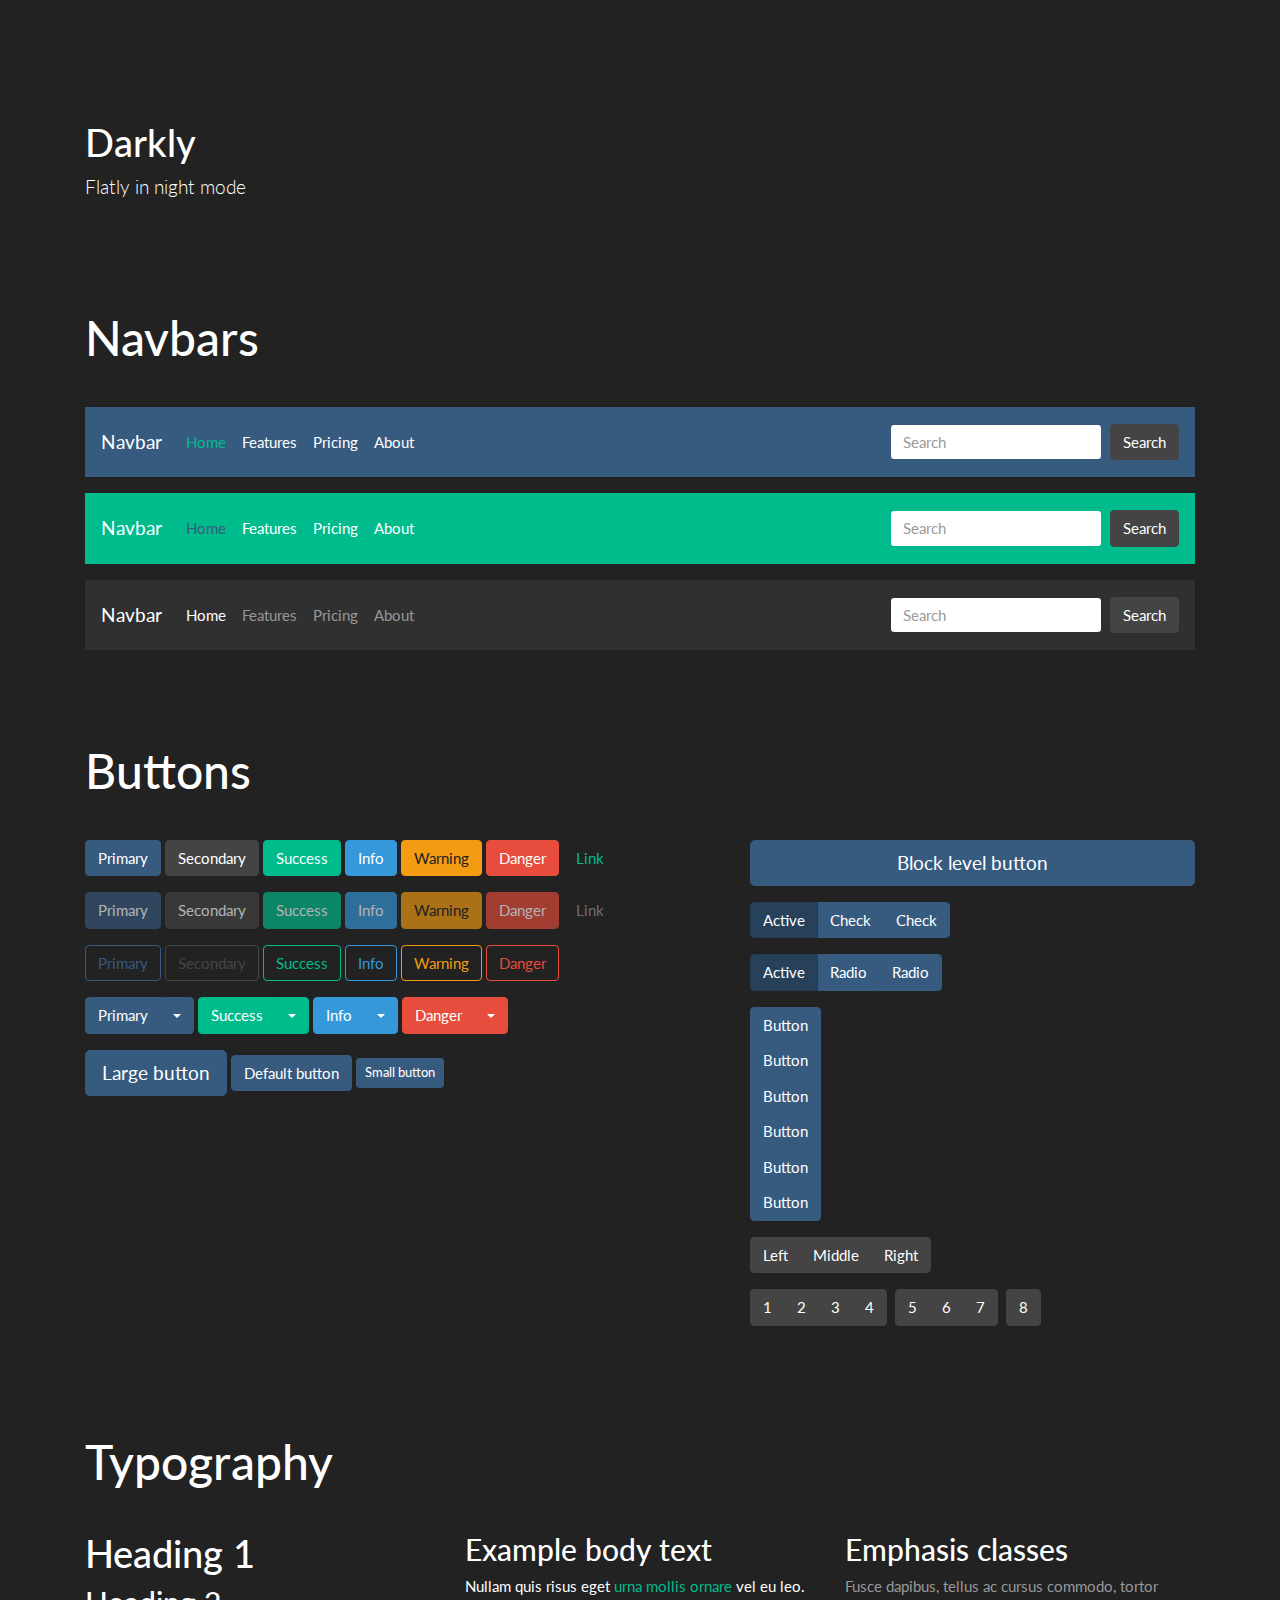
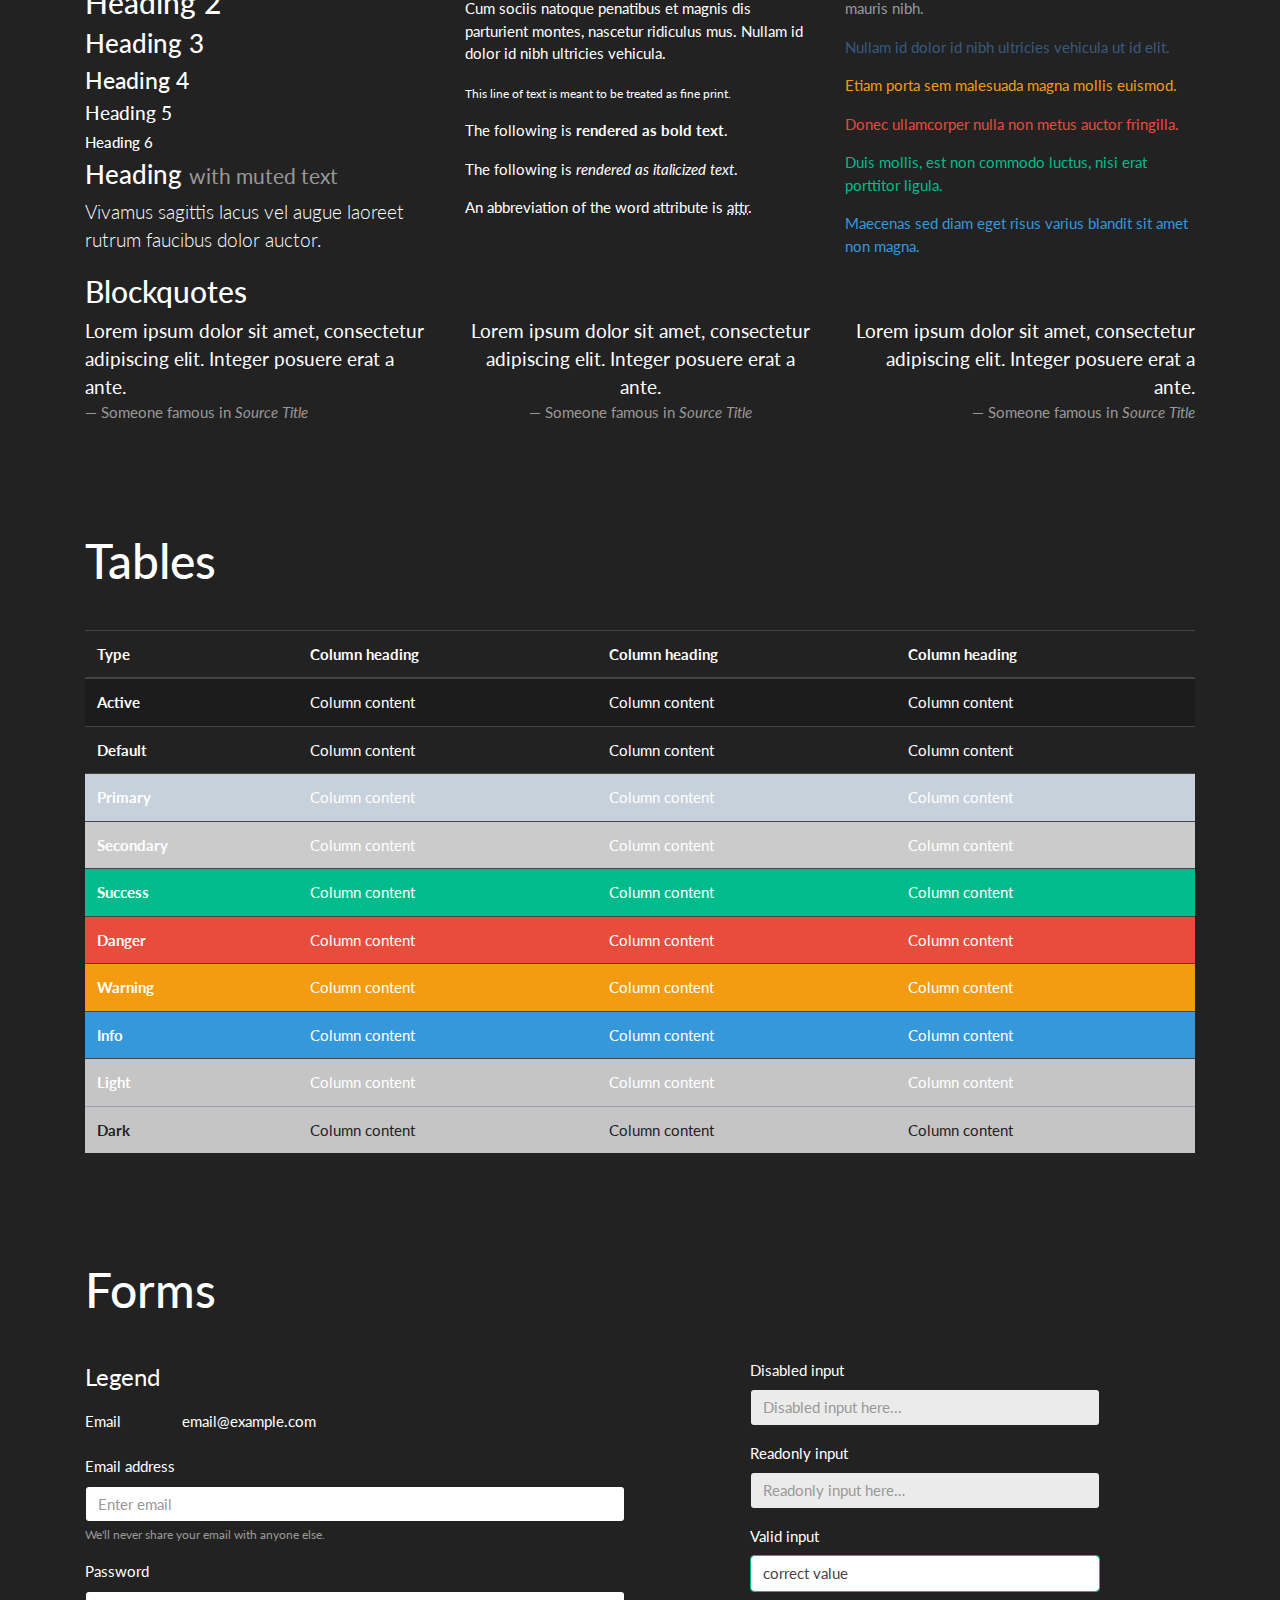
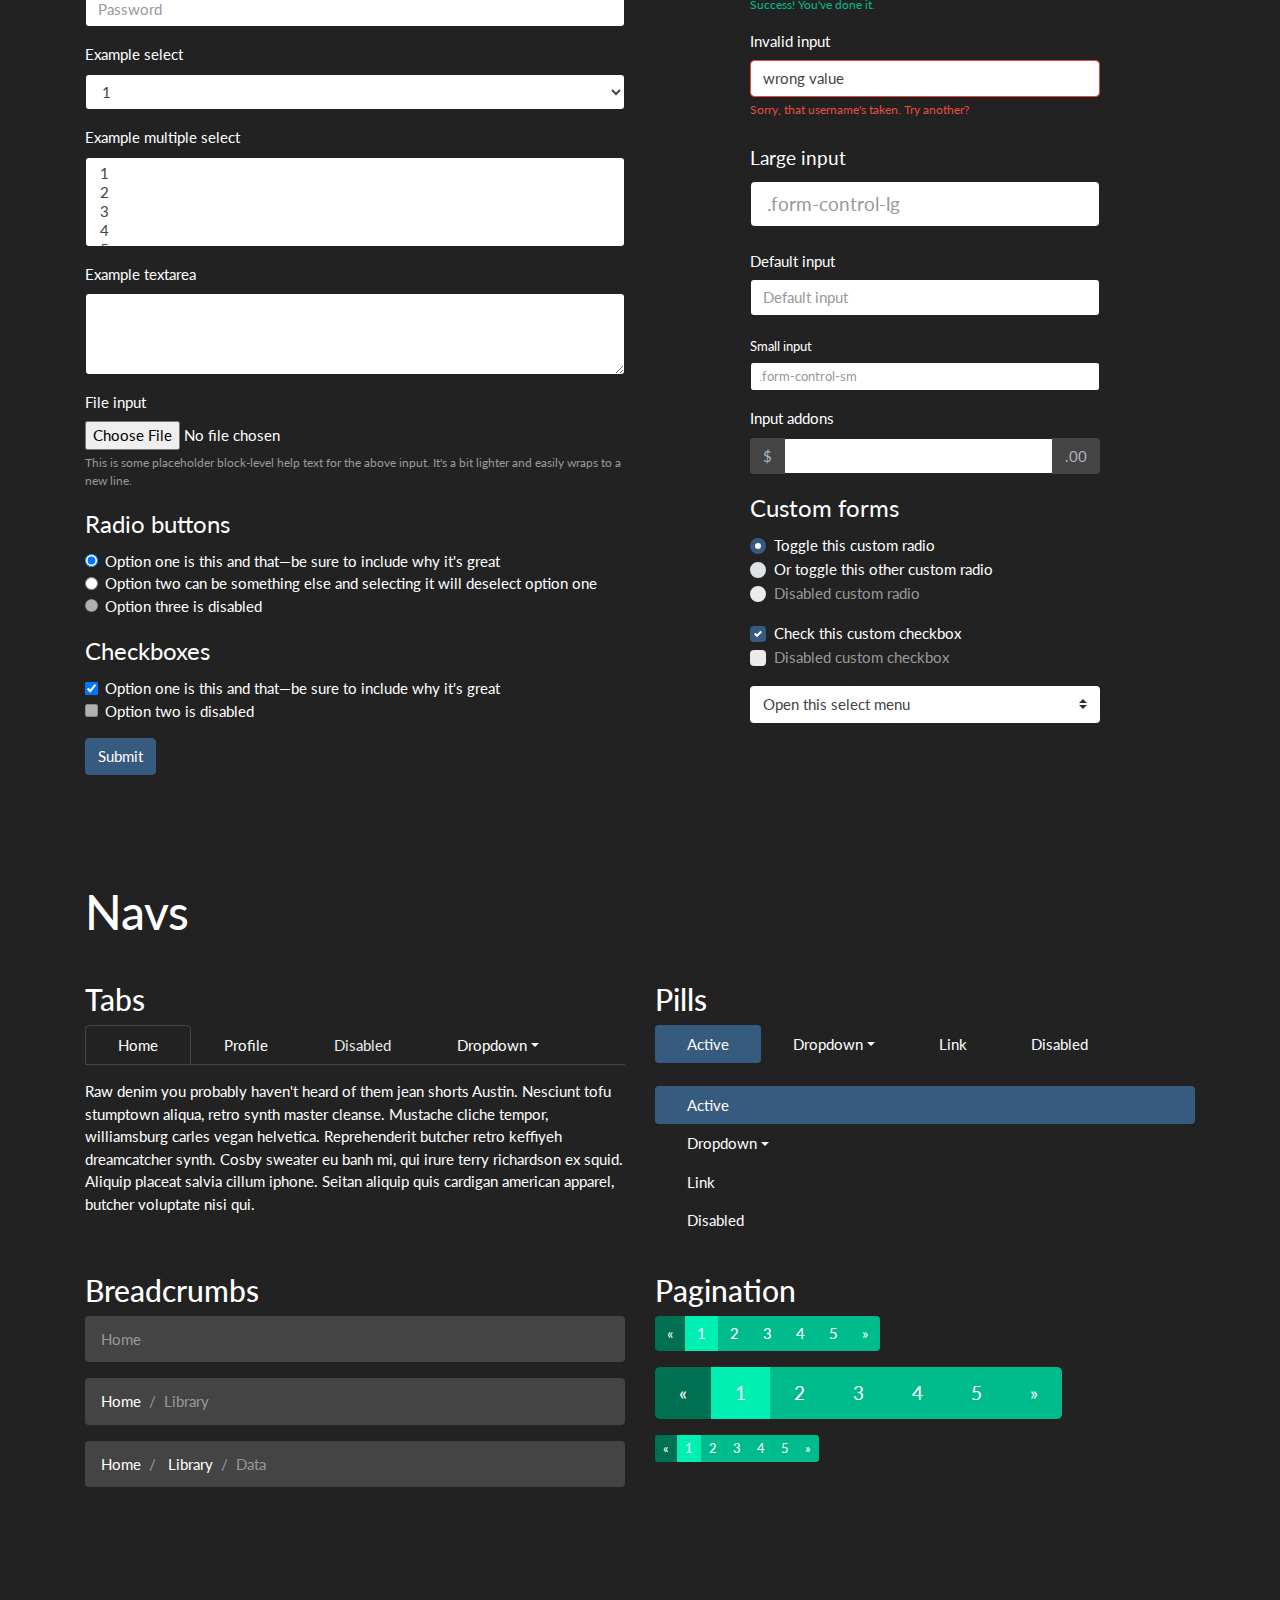
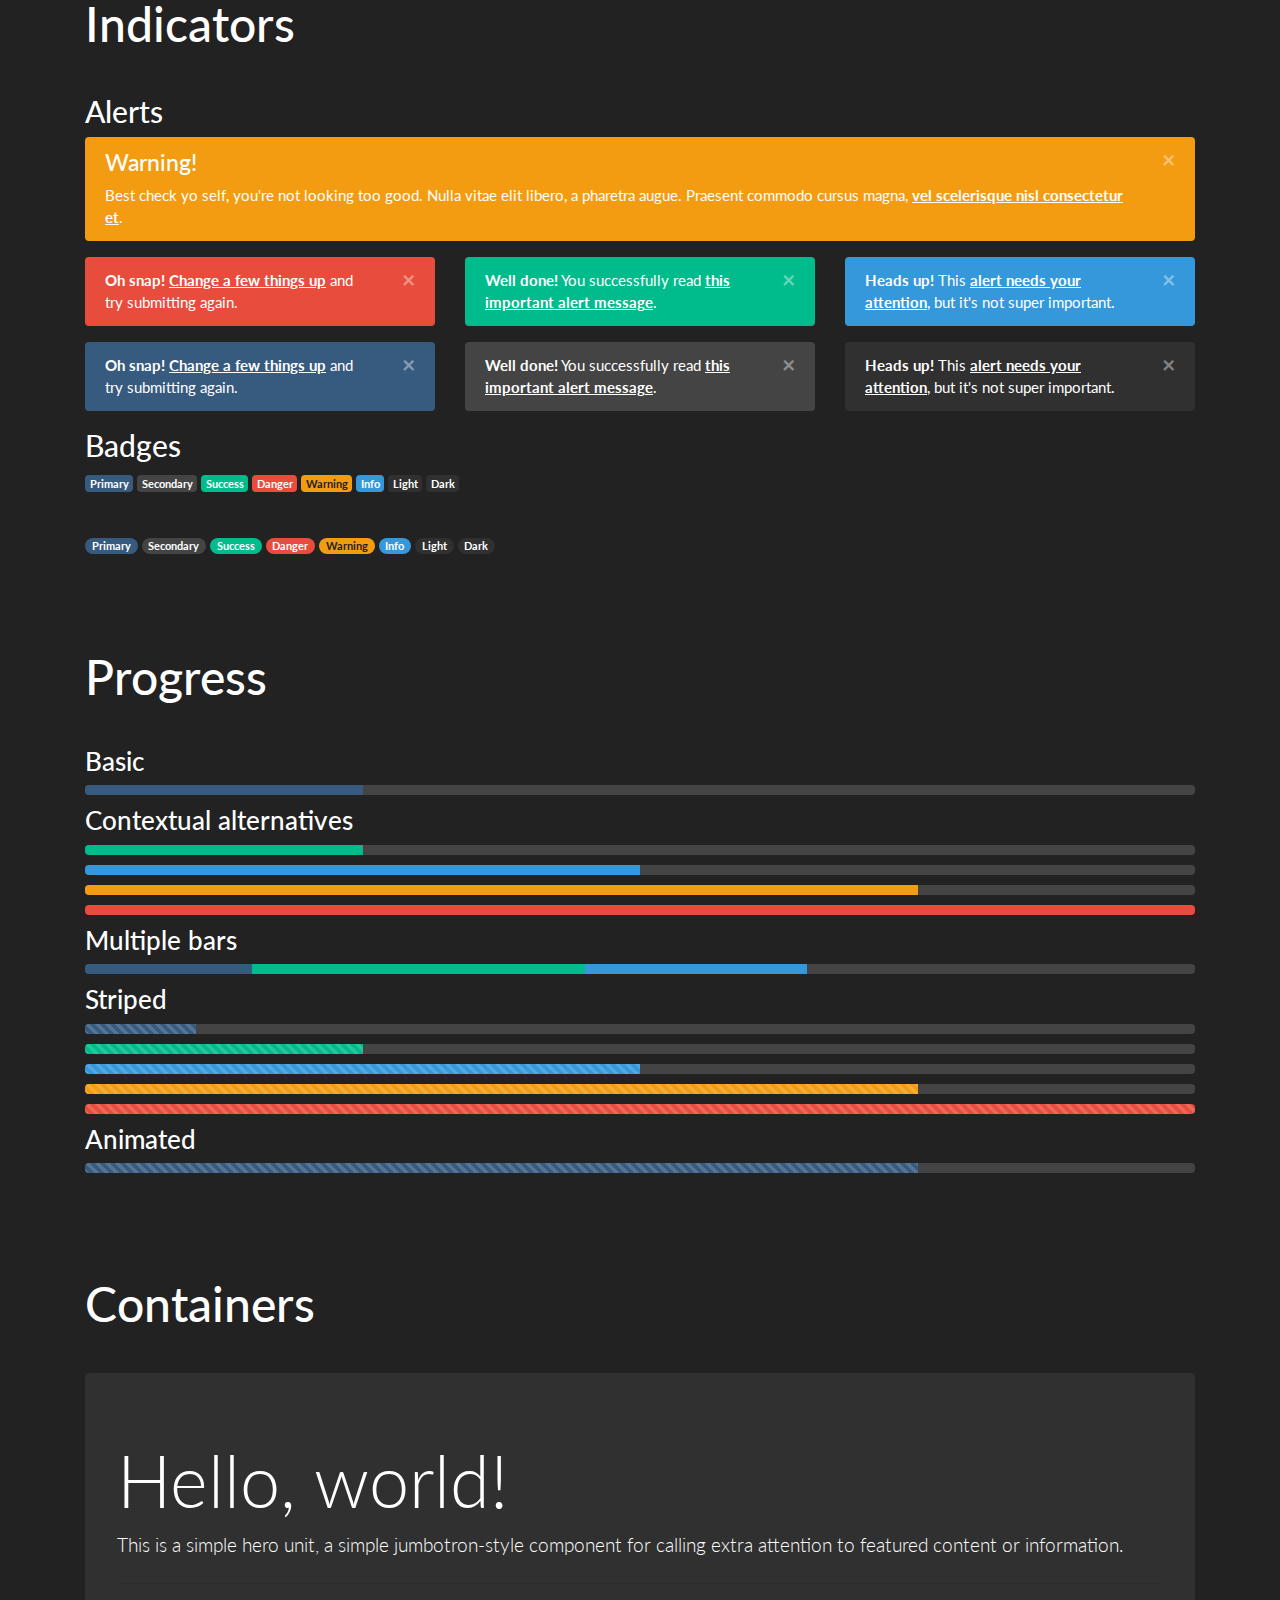
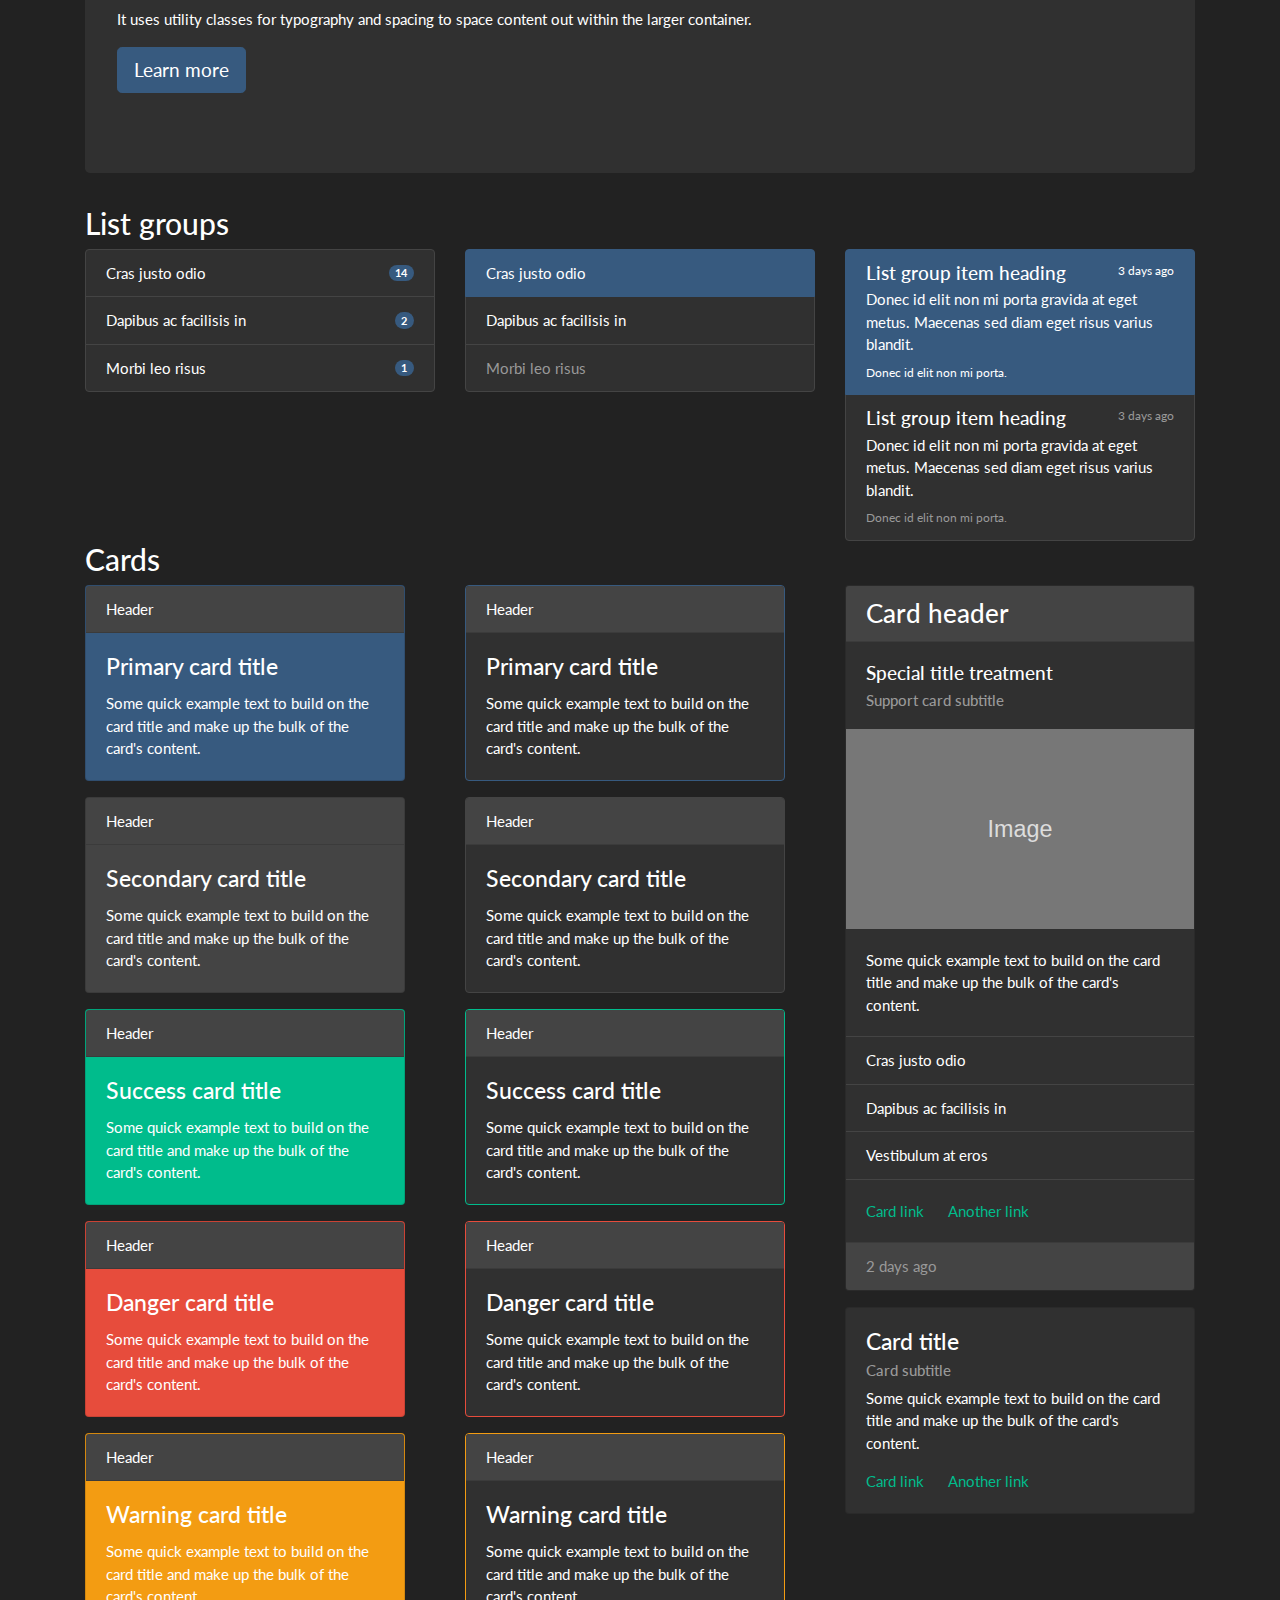
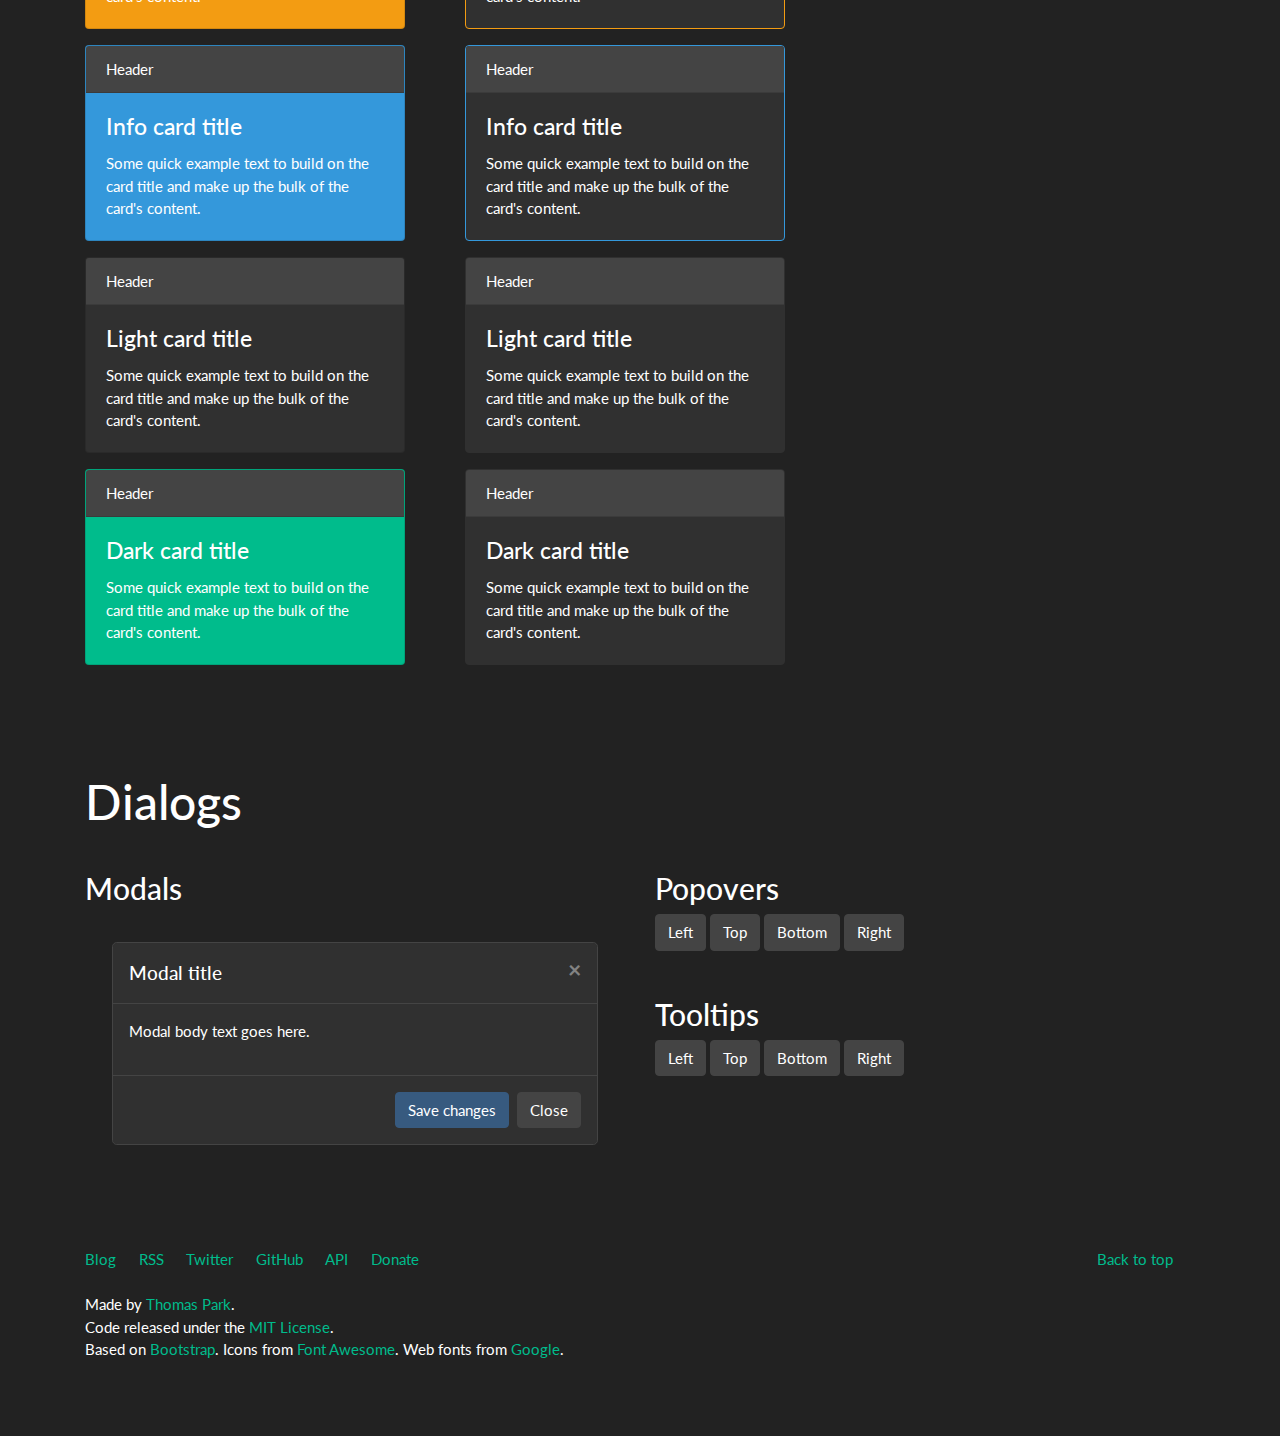
<file: theme.html>
<!DOCTYPE html>
<html lang="en">

<head>
  <meta charset="utf-8">
  <title>Bootswatch: Darkly</title>
  <meta name="viewport" content="width=device-width, initial-scale=1">
  <meta http-equiv="X-UA-Compatible" content="IE=edge" />
  <link rel="stylesheet" href="css/bootstrap/bootstrap.min.css" media="screen">
  <link rel="stylesheet" href="css/custom.min.css">
  <script>

    var _gaq = _gaq || [];
    _gaq.push(['_setAccount', 'UA-23019901-1']);
    _gaq.push(['_setDomainName', "bootswatch.com"]);
    _gaq.push(['_setAllowLinker', true]);
    _gaq.push(['_trackPageview']);

    (function () {
      var ga = document.createElement('script'); ga.type = 'text/javascript'; ga.async = true;
      ga.src = ('https:' == document.location.protocol ? 'https://ssl' : 'http://www') + '.google-analytics.com/ga.js';
      var s = document.getElementsByTagName('script')[0]; s.parentNode.insertBefore(ga, s);
    })();

  </script>
</head>

<body>


  <div class="container">

    <div class="page-header" id="banner">
      <div class="row">
        <div class="col-lg-8 col-md-7 col-sm-6">
          <h1>Darkly</h1>
          <p class="lead">Flatly in night mode</p>
        </div>
        <div class="col-lg-4 col-md-5 col-sm-6">
          <div class="sponsor">
            <script async type="text/javascript" src="//cdn.carbonads.com/carbon.js?zoneid=1673&serve=C6AILKT&placement=bootswatchcom"
              id="_carbonads_js"></script>
          </div>
        </div>
      </div>
    </div>

    <!-- Navbar
      ================================================== -->
    <div class="bs-docs-section clearfix">
      <div class="row">
        <div class="col-lg-12">
          <div class="page-header">
            <h1 id="navbars">Navbars</h1>
          </div>

          <div class="bs-component">
            <nav class="navbar navbar-expand-lg navbar-dark bg-primary">
              <a class="navbar-brand" href="#">Navbar</a>
              <button class="navbar-toggler" type="button" data-toggle="collapse" data-target="#navbarColor01" aria-controls="navbarColor01"
                aria-expanded="false" aria-label="Toggle navigation">
                <span class="navbar-toggler-icon"></span>
              </button>

              <div class="collapse navbar-collapse" id="navbarColor01">
                <ul class="navbar-nav mr-auto">
                  <li class="nav-item active">
                    <a class="nav-link" href="#">Home
                      <span class="sr-only">(current)</span>
                    </a>
                  </li>
                  <li class="nav-item">
                    <a class="nav-link" href="#">Features</a>
                  </li>
                  <li class="nav-item">
                    <a class="nav-link" href="#">Pricing</a>
                  </li>
                  <li class="nav-item">
                    <a class="nav-link" href="#">About</a>
                  </li>
                </ul>
                <form class="form-inline my-2 my-lg-0">
                  <input class="form-control mr-sm-2" type="text" placeholder="Search">
                  <button class="btn btn-secondary my-2 my-sm-0" type="submit">Search</button>
                </form>
              </div>
            </nav>
          </div>

          <div class="bs-component">
            <nav class="navbar navbar-expand-lg navbar-dark bg-dark">
              <a class="navbar-brand" href="#">Navbar</a>
              <button class="navbar-toggler" type="button" data-toggle="collapse" data-target="#navbarColor02" aria-controls="navbarColor02"
                aria-expanded="false" aria-label="Toggle navigation">
                <span class="navbar-toggler-icon"></span>
              </button>

              <div class="collapse navbar-collapse" id="navbarColor02">
                <ul class="navbar-nav mr-auto">
                  <li class="nav-item active">
                    <a class="nav-link" href="#">Home
                      <span class="sr-only">(current)</span>
                    </a>
                  </li>
                  <li class="nav-item">
                    <a class="nav-link" href="#">Features</a>
                  </li>
                  <li class="nav-item">
                    <a class="nav-link" href="#">Pricing</a>
                  </li>
                  <li class="nav-item">
                    <a class="nav-link" href="#">About</a>
                  </li>
                </ul>
                <form class="form-inline my-2 my-lg-0">
                  <input class="form-control mr-sm-2" type="text" placeholder="Search">
                  <button class="btn btn-secondary my-2 my-sm-0" type="submit">Search</button>
                </form>
              </div>
            </nav>
          </div>

          <div class="bs-component">
            <nav class="navbar navbar-expand-lg navbar-light bg-light">
              <a class="navbar-brand" href="#">Navbar</a>
              <button class="navbar-toggler" type="button" data-toggle="collapse" data-target="#navbarColor03" aria-controls="navbarColor03"
                aria-expanded="false" aria-label="Toggle navigation">
                <span class="navbar-toggler-icon"></span>
              </button>

              <div class="collapse navbar-collapse" id="navbarColor03">
                <ul class="navbar-nav mr-auto">
                  <li class="nav-item active">
                    <a class="nav-link" href="#">Home
                      <span class="sr-only">(current)</span>
                    </a>
                  </li>
                  <li class="nav-item">
                    <a class="nav-link" href="#">Features</a>
                  </li>
                  <li class="nav-item">
                    <a class="nav-link" href="#">Pricing</a>
                  </li>
                  <li class="nav-item">
                    <a class="nav-link" href="#">About</a>
                  </li>
                </ul>
                <form class="form-inline my-2 my-lg-0">
                  <input class="form-control mr-sm-2" type="text" placeholder="Search">
                  <button class="btn btn-secondary my-2 my-sm-0" type="submit">Search</button>
                </form>
              </div>
            </nav>
          </div>

        </div>
      </div>
    </div>


    <!-- Buttons
      ================================================== -->
    <div class="bs-docs-section">
      <div class="page-header">
        <div class="row">
          <div class="col-lg-12">
            <h1 id="buttons">Buttons</h1>
          </div>
        </div>
      </div>

      <div class="row">
        <div class="col-lg-7">

          <p class="bs-component">
            <button type="button" class="btn btn-primary">Primary</button>
            <button type="button" class="btn btn-secondary">Secondary</button>
            <button type="button" class="btn btn-success">Success</button>
            <button type="button" class="btn btn-info">Info</button>
            <button type="button" class="btn btn-warning">Warning</button>
            <button type="button" class="btn btn-danger">Danger</button>
            <button type="button" class="btn btn-link">Link</button>
          </p>

          <p class="bs-component">
            <button type="button" class="btn btn-primary disabled">Primary</button>
            <button type="button" class="btn btn-secondary disabled">Secondary</button>
            <button type="button" class="btn btn-success disabled">Success</button>
            <button type="button" class="btn btn-info disabled">Info</button>
            <button type="button" class="btn btn-warning disabled">Warning</button>
            <button type="button" class="btn btn-danger disabled">Danger</button>
            <button type="button" class="btn btn-link disabled">Link</button>
          </p>

          <p class="bs-component">
            <button type="button" class="btn btn-outline-primary">Primary</button>
            <button type="button" class="btn btn-outline-secondary">Secondary</button>
            <button type="button" class="btn btn-outline-success">Success</button>
            <button type="button" class="btn btn-outline-info">Info</button>
            <button type="button" class="btn btn-outline-warning">Warning</button>
            <button type="button" class="btn btn-outline-danger">Danger</button>
          </p>

          <div class="bs-component">
            <div class="btn-group" role="group" aria-label="Button group with nested dropdown">
              <button type="button" class="btn btn-primary">Primary</button>
              <div class="btn-group" role="group">
                <button id="btnGroupDrop1" type="button" class="btn btn-primary dropdown-toggle" data-toggle="dropdown" aria-haspopup="true"
                  aria-expanded="false"></button>
                <div class="dropdown-menu" aria-labelledby="btnGroupDrop1">
                  <a class="dropdown-item" href="#">Dropdown link</a>
                  <a class="dropdown-item" href="#">Dropdown link</a>
                </div>
              </div>
            </div>

            <div class="btn-group" role="group" aria-label="Button group with nested dropdown">
              <button type="button" class="btn btn-success">Success</button>
              <div class="btn-group" role="group">
                <button id="btnGroupDrop2" type="button" class="btn btn-success dropdown-toggle" data-toggle="dropdown" aria-haspopup="true"
                  aria-expanded="false"></button>
                <div class="dropdown-menu" aria-labelledby="btnGroupDrop2">
                  <a class="dropdown-item" href="#">Dropdown link</a>
                  <a class="dropdown-item" href="#">Dropdown link</a>
                </div>
              </div>
            </div>

            <div class="btn-group" role="group" aria-label="Button group with nested dropdown">
              <button type="button" class="btn btn-info">Info</button>
              <div class="btn-group" role="group">
                <button id="btnGroupDrop3" type="button" class="btn btn-info dropdown-toggle" data-toggle="dropdown" aria-haspopup="true"
                  aria-expanded="false"></button>
                <div class="dropdown-menu" aria-labelledby="btnGroupDrop3">
                  <a class="dropdown-item" href="#">Dropdown link</a>
                  <a class="dropdown-item" href="#">Dropdown link</a>
                </div>
              </div>
            </div>

            <div class="btn-group" role="group" aria-label="Button group with nested dropdown">
              <button type="button" class="btn btn-danger">Danger</button>
              <div class="btn-group" role="group">
                <button id="btnGroupDrop4" type="button" class="btn btn-danger dropdown-toggle" data-toggle="dropdown" aria-haspopup="true"
                  aria-expanded="false"></button>
                <div class="dropdown-menu" aria-labelledby="btnGroupDrop4">
                  <a class="dropdown-item" href="#">Dropdown link</a>
                  <a class="dropdown-item" href="#">Dropdown link</a>
                </div>
              </div>
            </div>
          </div>

          <div class="bs-component">
            <button type="button" class="btn btn-primary btn-lg">Large button</button>
            <button type="button" class="btn btn-primary">Default button</button>
            <button type="button" class="btn btn-primary btn-sm">Small button</button>
          </div>

        </div>
        <div class="col-lg-5">

          <p class="bs-component">
            <button type="button" class="btn btn-primary btn-lg btn-block">Block level button</button>
          </p>

          <div class="bs-component" style="margin-bottom: 15px;">
            <div class="btn-group btn-group-toggle" data-toggle="buttons">
              <label class="btn btn-primary active">
                <input type="checkbox" checked autocomplete="off"> Active
              </label>
              <label class="btn btn-primary">
                <input type="checkbox" autocomplete="off"> Check
              </label>
              <label class="btn btn-primary">
                <input type="checkbox" autocomplete="off"> Check
              </label>
            </div>
          </div>

          <div class="bs-component" style="margin-bottom: 15px;">
            <div class="btn-group btn-group-toggle" data-toggle="buttons">
              <label class="btn btn-primary active">
                <input type="radio" name="options" id="option1" autocomplete="off" checked> Active
              </label>
              <label class="btn btn-primary">
                <input type="radio" name="options" id="option2" autocomplete="off"> Radio
              </label>
              <label class="btn btn-primary">
                <input type="radio" name="options" id="option3" autocomplete="off"> Radio
              </label>
            </div>
          </div>

          <div class="bs-component">
            <div class="btn-group-vertical" data-toggle="buttons">
              <button type="button" class="btn btn-primary">Button</button>
              <button type="button" class="btn btn-primary">Button</button>
              <button type="button" class="btn btn-primary">Button</button>
              <button type="button" class="btn btn-primary">Button</button>
              <button type="button" class="btn btn-primary">Button</button>
              <button type="button" class="btn btn-primary">Button</button>
            </div>
          </div>

          <div class="bs-component" style="margin-bottom: 15px;">
            <div class="btn-group" role="group" aria-label="Basic example">
              <button type="button" class="btn btn-secondary">Left</button>
              <button type="button" class="btn btn-secondary">Middle</button>
              <button type="button" class="btn btn-secondary">Right</button>
            </div>
          </div>

          <div class="bs-component" style="margin-bottom: 15px;">
            <div class="btn-toolbar" role="toolbar" aria-label="Toolbar with button groups">
              <div class="btn-group mr-2" role="group" aria-label="First group">
                <button type="button" class="btn btn-secondary">1</button>
                <button type="button" class="btn btn-secondary">2</button>
                <button type="button" class="btn btn-secondary">3</button>
                <button type="button" class="btn btn-secondary">4</button>
              </div>
              <div class="btn-group mr-2" role="group" aria-label="Second group">
                <button type="button" class="btn btn-secondary">5</button>
                <button type="button" class="btn btn-secondary">6</button>
                <button type="button" class="btn btn-secondary">7</button>
              </div>
              <div class="btn-group" role="group" aria-label="Third group">
                <button type="button" class="btn btn-secondary">8</button>
              </div>
            </div>
          </div>

        </div>
      </div>
    </div>

    <!-- Typography
      ================================================== -->
    <div class="bs-docs-section">
      <div class="row">
        <div class="col-lg-12">
          <div class="page-header">
            <h1 id="typography">Typography</h1>
          </div>
        </div>
      </div>

      <!-- Headings -->

      <div class="row">
        <div class="col-lg-4">
          <div class="bs-component">
            <h1>Heading 1</h1>
            <h2>Heading 2</h2>
            <h3>Heading 3</h3>
            <h4>Heading 4</h4>
            <h5>Heading 5</h5>
            <h6>Heading 6</h6>
            <h3>
              Heading
              <small class="text-muted">with muted text</small>
            </h3>
            <p class="lead">Vivamus sagittis lacus vel augue laoreet rutrum faucibus dolor auctor.</p>
          </div>
        </div>
        <div class="col-lg-4">
          <div class="bs-component">
            <h2>Example body text</h2>
            <p>Nullam quis risus eget
              <a href="#">urna mollis ornare</a> vel eu leo. Cum sociis natoque penatibus et magnis dis parturient montes, nascetur ridiculus
              mus. Nullam id dolor id nibh ultricies vehicula.</p>
            <p>
              <small>This line of text is meant to be treated as fine print.</small>
            </p>
            <p>The following is
              <strong>rendered as bold text</strong>.</p>
            <p>The following is
              <em>rendered as italicized text</em>.</p>
            <p>An abbreviation of the word attribute is
              <abbr title="attribute">attr</abbr>.</p>
          </div>

        </div>
        <div class="col-lg-4">
          <div class="bs-component">
            <h2>Emphasis classes</h2>
            <p class="text-muted">Fusce dapibus, tellus ac cursus commodo, tortor mauris nibh.</p>
            <p class="text-primary">Nullam id dolor id nibh ultricies vehicula ut id elit.</p>
            <p class="text-warning">Etiam porta sem malesuada magna mollis euismod.</p>
            <p class="text-danger">Donec ullamcorper nulla non metus auctor fringilla.</p>
            <p class="text-success">Duis mollis, est non commodo luctus, nisi erat porttitor ligula.</p>
            <p class="text-info">Maecenas sed diam eget risus varius blandit sit amet non magna.</p>
          </div>

        </div>
      </div>

      <!-- Blockquotes -->

      <div class="row">
        <div class="col-lg-12">
          <h2 id="type-blockquotes">Blockquotes</h2>
        </div>
      </div>
      <div class="row">
        <div class="col-lg-4">
          <div class="bs-component">
            <blockquote class="blockquote">
              <p class="mb-0">Lorem ipsum dolor sit amet, consectetur adipiscing elit. Integer posuere erat a ante.</p>
              <footer class="blockquote-footer">Someone famous in
                <cite title="Source Title">Source Title</cite>
              </footer>
            </blockquote>
          </div>
        </div>
        <div class="col-lg-4">
          <div class="bs-component">
            <blockquote class="blockquote text-center">
              <p class="mb-0">Lorem ipsum dolor sit amet, consectetur adipiscing elit. Integer posuere erat a ante.</p>
              <footer class="blockquote-footer">Someone famous in
                <cite title="Source Title">Source Title</cite>
              </footer>
            </blockquote>
          </div>
        </div>
        <div class="col-lg-4">
          <div class="bs-component">
            <blockquote class="blockquote text-right">
              <p class="mb-0">Lorem ipsum dolor sit amet, consectetur adipiscing elit. Integer posuere erat a ante.</p>
              <footer class="blockquote-footer">Someone famous in
                <cite title="Source Title">Source Title</cite>
              </footer>
            </blockquote>
          </div>
        </div>
      </div>
    </div>

    <!-- Tables
      ================================================== -->
    <div class="bs-docs-section">

      <div class="row">
        <div class="col-lg-12">
          <div class="page-header">
            <h1 id="tables">Tables</h1>
          </div>

          <div class="bs-component">
            <table class="table table-hover">
              <thead>
                <tr>
                  <th scope="col">Type</th>
                  <th scope="col">Column heading</th>
                  <th scope="col">Column heading</th>
                  <th scope="col">Column heading</th>
                </tr>
              </thead>
              <tbody>
                <tr class="table-active">
                  <th scope="row">Active</th>
                  <td>Column content</td>
                  <td>Column content</td>
                  <td>Column content</td>
                </tr>
                <tr>
                  <th scope="row">Default</th>
                  <td>Column content</td>
                  <td>Column content</td>
                  <td>Column content</td>
                </tr>
                <tr class="table-primary">
                  <th scope="row">Primary</th>
                  <td>Column content</td>
                  <td>Column content</td>
                  <td>Column content</td>
                </tr>
                <tr class="table-secondary">
                  <th scope="row">Secondary</th>
                  <td>Column content</td>
                  <td>Column content</td>
                  <td>Column content</td>
                </tr>
                <tr class="table-success">
                  <th scope="row">Success</th>
                  <td>Column content</td>
                  <td>Column content</td>
                  <td>Column content</td>
                </tr>
                <tr class="table-danger">
                  <th scope="row">Danger</th>
                  <td>Column content</td>
                  <td>Column content</td>
                  <td>Column content</td>
                </tr>
                <tr class="table-warning">
                  <th scope="row">Warning</th>
                  <td>Column content</td>
                  <td>Column content</td>
                  <td>Column content</td>
                </tr>
                <tr class="table-info">
                  <th scope="row">Info</th>
                  <td>Column content</td>
                  <td>Column content</td>
                  <td>Column content</td>
                </tr>
                <tr class="table-light">
                  <th scope="row">Light</th>
                  <td>Column content</td>
                  <td>Column content</td>
                  <td>Column content</td>
                </tr>
                <tr class="table-dark">
                  <th scope="row">Dark</th>
                  <td>Column content</td>
                  <td>Column content</td>
                  <td>Column content</td>
                </tr>
              </tbody>
            </table>
          </div>
          <!-- /example -->
        </div>
      </div>
    </div>

    <!-- Forms
      ================================================== -->
    <div class="bs-docs-section">
      <div class="row">
        <div class="col-lg-12">
          <div class="page-header">
            <h1 id="forms">Forms</h1>
          </div>
        </div>
      </div>

      <div class="row">
        <div class="col-lg-6">
          <div class="bs-component">
            <form>
              <fieldset>
                <legend>Legend</legend>
                <div class="form-group row">
                  <label for="staticEmail" class="col-sm-2 col-form-label">Email</label>
                  <div class="col-sm-10">
                    <input type="text" readonly class="form-control-plaintext" id="staticEmail" value="email@example.com">
                  </div>
                </div>
                <div class="form-group">
                  <label for="exampleInputEmail1">Email address</label>
                  <input type="email" class="form-control" id="exampleInputEmail1" aria-describedby="emailHelp" placeholder="Enter email">
                  <small id="emailHelp" class="form-text text-muted">We'll never share your email with anyone else.</small>
                </div>
                <div class="form-group">
                  <label for="exampleInputPassword1">Password</label>
                  <input type="password" class="form-control" id="exampleInputPassword1" placeholder="Password">
                </div>
                <div class="form-group">
                  <label for="exampleSelect1">Example select</label>
                  <select class="form-control" id="exampleSelect1">
                    <option>1</option>
                    <option>2</option>
                    <option>3</option>
                    <option>4</option>
                    <option>5</option>
                  </select>
                </div>
                <div class="form-group">
                  <label for="exampleSelect2">Example multiple select</label>
                  <select multiple class="form-control" id="exampleSelect2">
                    <option>1</option>
                    <option>2</option>
                    <option>3</option>
                    <option>4</option>
                    <option>5</option>
                  </select>
                </div>
                <div class="form-group">
                  <label for="exampleTextarea">Example textarea</label>
                  <textarea class="form-control" id="exampleTextarea" rows="3"></textarea>
                </div>
                <div class="form-group">
                  <label for="exampleInputFile">File input</label>
                  <input type="file" class="form-control-file" id="exampleInputFile" aria-describedby="fileHelp">
                  <small id="fileHelp" class="form-text text-muted">This is some placeholder block-level help text for the above input. It's a bit lighter and easily wraps
                    to a new line.</small>
                </div>
                <fieldset class="form-group">
                  <legend>Radio buttons</legend>
                  <div class="form-check">
                    <label class="form-check-label">
                      <input type="radio" class="form-check-input" name="optionsRadios" id="optionsRadios1" value="option1" checked> Option one is this and that&mdash;be sure to include why it's great
                    </label>
                  </div>
                  <div class="form-check">
                    <label class="form-check-label">
                      <input type="radio" class="form-check-input" name="optionsRadios" id="optionsRadios2" value="option2"> Option two can be something else and selecting it will deselect option one
                    </label>
                  </div>
                  <div class="form-check disabled">
                    <label class="form-check-label">
                      <input type="radio" class="form-check-input" name="optionsRadios" id="optionsRadios3" value="option3" disabled> Option three is disabled
                    </label>
                  </div>
                </fieldset>
                <fieldset class="form-group">
                  <legend>Checkboxes</legend>
                  <div class="form-check">
                    <label class="form-check-label">
                      <input class="form-check-input" type="checkbox" value="" checked> Option one is this and that&mdash;be sure to include why it's great
                    </label>
                  </div>
                  <div class="form-check disabled">
                    <label class="form-check-label">
                      <input class="form-check-input" type="checkbox" value="" disabled> Option two is disabled
                    </label>
                  </div>
                </fieldset>
                <button type="submit" class="btn btn-primary">Submit</button>
              </fieldset>
            </form>
          </div>
        </div>
        <div class="col-lg-4 offset-lg-1">

          <form class="bs-component">
            <div class="form-group">
              <fieldset disabled>
                <label class="control-label" for="disabledInput">Disabled input</label>
                <input class="form-control" id="disabledInput" type="text" placeholder="Disabled input here..." disabled="">
              </fieldset>
            </div>

            <div class="form-group">
              <fieldset>
                <label class="control-label" for="readOnlyInput">Readonly input</label>
                <input class="form-control" id="readOnlyInput" type="text" placeholder="Readonly input here…" readonly>
              </fieldset>
            </div>

            <div class="form-group has-success">
              <label class="form-control-label" for="inputSuccess1">Valid input</label>
              <input type="text" value="correct value" class="form-control is-valid" id="inputValid">
              <div class="valid-feedback">Success! You've done it.</div>
            </div>

            <div class="form-group has-danger">
              <label class="form-control-label" for="inputDanger1">Invalid input</label>
              <input type="text" value="wrong value" class="form-control is-invalid" id="inputInvalid">
              <div class="invalid-feedback">Sorry, that username's taken. Try another?</div>
            </div>

            <div class="form-group">
              <label class="col-form-label col-form-label-lg" for="inputLarge">Large input</label>
              <input class="form-control form-control-lg" type="text" placeholder=".form-control-lg" id="inputLarge">
            </div>

            <div class="form-group">
              <label class="col-form-label" for="inputDefault">Default input</label>
              <input type="text" class="form-control" placeholder="Default input" id="inputDefault">
            </div>

            <div class="form-group">
              <label class="col-form-label col-form-label-sm" for="inputSmall">Small input</label>
              <input class="form-control form-control-sm" type="text" placeholder=".form-control-sm" id="inputSmall">
            </div>

            <div class="form-group">
              <label class="control-label">Input addons</label>
              <div class="form-group">
                <div class="input-group mb-3">
                  <div class="input-group-prepend">
                    <span class="input-group-text">$</span>
                  </div>
                  <input type="text" class="form-control" aria-label="Amount (to the nearest dollar)">
                  <div class="input-group-append">
                    <span class="input-group-text">.00</span>
                  </div>
                </div>
              </div>
            </div>
          </form>

          <div class="bs-component">
            <fieldset>
              <legend>Custom forms</legend>
              <div class="form-group">
                <div class="custom-control custom-radio">
                  <input type="radio" id="customRadio1" name="customRadio" class="custom-control-input" checked>
                  <label class="custom-control-label" for="customRadio1">Toggle this custom radio</label>
                </div>
                <div class="custom-control custom-radio">
                  <input type="radio" id="customRadio2" name="customRadio" class="custom-control-input">
                  <label class="custom-control-label" for="customRadio2">Or toggle this other custom radio</label>
                </div>
                <div class="custom-control custom-radio">
                  <input type="radio" id="customRadio3" name="customRadio" class="custom-control-input" disabled>
                  <label class="custom-control-label" for="customRadio3">Disabled custom radio</label>
                </div>
              </div>
              <div class="form-group">
                <div class="custom-control custom-checkbox">
                  <input type="checkbox" class="custom-control-input" id="customCheck1" checked>
                  <label class="custom-control-label" for="customCheck1">Check this custom checkbox</label>
                </div>
                <div class="custom-control custom-checkbox">
                  <input type="checkbox" class="custom-control-input" id="customCheck2" disabled>
                  <label class="custom-control-label" for="customCheck2">Disabled custom checkbox</label>
                </div>
              </div>
              <div class="form-group">
                <select class="custom-select">
                  <option selected>Open this select menu</option>
                  <option value="1">One</option>
                  <option value="2">Two</option>
                  <option value="3">Three</option>
                </select>
              </div>
              <div class="form-group">
                <label class="custom-file">
                  <input type="file" id="file2" class="custom-file-input">
                  <span class="custom-file-control"></span>
                </label>
              </div>
            </fieldset>
          </div>

        </div>
      </div>
    </div>

    <!-- Navs
      ================================================== -->
    <div class="bs-docs-section">

      <div class="row">
        <div class="col-lg-12">
          <div class="page-header">
            <h1 id="navs">Navs</h1>
          </div>
        </div>
      </div>

      <div class="row" style="margin-bottom: 2rem;">
        <div class="col-lg-6">
          <h2 id="nav-tabs">Tabs</h2>
          <div class="bs-component">
            <ul class="nav nav-tabs">
              <li class="nav-item">
                <a class="nav-link active" data-toggle="tab" href="#home">Home</a>
              </li>
              <li class="nav-item">
                <a class="nav-link" data-toggle="tab" href="#profile">Profile</a>
              </li>
              <li class="nav-item">
                <a class="nav-link disabled" href="#">Disabled</a>
              </li>
              <li class="nav-item dropdown">
                <a class="nav-link dropdown-toggle" data-toggle="dropdown" href="#" role="button" aria-haspopup="true" aria-expanded="false">Dropdown</a>
                <div class="dropdown-menu">
                  <a class="dropdown-item" href="#">Action</a>
                  <a class="dropdown-item" href="#">Another action</a>
                  <a class="dropdown-item" href="#">Something else here</a>
                  <div class="dropdown-divider"></div>
                  <a class="dropdown-item" href="#">Separated link</a>
                </div>
              </li>
            </ul>
            <div id="myTabContent" class="tab-content">
              <div class="tab-pane fade show active" id="home">
                <p>Raw denim you probably haven't heard of them jean shorts Austin. Nesciunt tofu stumptown aliqua, retro synth
                  master cleanse. Mustache cliche tempor, williamsburg carles vegan helvetica. Reprehenderit butcher retro
                  keffiyeh dreamcatcher synth. Cosby sweater eu banh mi, qui irure terry richardson ex squid. Aliquip placeat
                  salvia cillum iphone. Seitan aliquip quis cardigan american apparel, butcher voluptate nisi qui.</p>
              </div>
              <div class="tab-pane fade" id="profile">
                <p>Food truck fixie locavore, accusamus mcsweeney's marfa nulla single-origin coffee squid. Exercitation +1
                  labore velit, blog sartorial PBR leggings next level wes anderson artisan four loko farm-to-table craft
                  beer twee. Qui photo booth letterpress, commodo enim craft beer mlkshk aliquip jean shorts ullamco ad vinyl
                  cillum PBR. Homo nostrud organic, assumenda labore aesthetic magna delectus mollit.</p>
              </div>
              <div class="tab-pane fade" id="dropdown1">
                <p>Etsy mixtape wayfarers, ethical wes anderson tofu before they sold out mcsweeney's organic lomo retro fanny
                  pack lo-fi farm-to-table readymade. Messenger bag gentrify pitchfork tattooed craft beer, iphone skateboard
                  locavore carles etsy salvia banksy hoodie helvetica. DIY synth PBR banksy irony. Leggings gentrify squid
                  8-bit cred pitchfork.</p>
              </div>
              <div class="tab-pane fade" id="dropdown2">
                <p>Trust fund seitan letterpress, keytar raw denim keffiyeh etsy art party before they sold out master cleanse
                  gluten-free squid scenester freegan cosby sweater. Fanny pack portland seitan DIY, art party locavore wolf
                  cliche high life echo park Austin. Cred vinyl keffiyeh DIY salvia PBR, banh mi before they sold out farm-to-table
                  VHS viral locavore cosby sweater.</p>
              </div>
            </div>
          </div>
        </div>

        <div class="col-lg-6">
          <h2 id="nav-pills">Pills</h2>
          <div class="bs-component">
            <ul class="nav nav-pills">
              <li class="nav-item">
                <a class="nav-link active" href="#">Active</a>
              </li>
              <li class="nav-item dropdown">
                <a class="nav-link dropdown-toggle" data-toggle="dropdown" href="#" role="button" aria-haspopup="true" aria-expanded="false">Dropdown</a>
                <div class="dropdown-menu">
                  <a class="dropdown-item" href="#">Action</a>
                  <a class="dropdown-item" href="#">Another action</a>
                  <a class="dropdown-item" href="#">Something else here</a>
                  <div class="dropdown-divider"></div>
                  <a class="dropdown-item" href="#">Separated link</a>
                </div>
              </li>
              <li class="nav-item">
                <a class="nav-link" href="#">Link</a>
              </li>
              <li class="nav-item">
                <a class="nav-link disabled" href="#">Disabled</a>
              </li>
            </ul>
          </div>
          <br>
          <div class="bs-component">
            <ul class="nav nav-pills flex-column">
              <li class="nav-item">
                <a class="nav-link active" href="#">Active</a>
              </li>
              <li class="nav-item dropdown">
                <a class="nav-link dropdown-toggle" data-toggle="dropdown" href="#" role="button" aria-haspopup="true" aria-expanded="false">Dropdown</a>
                <div class="dropdown-menu">
                  <a class="dropdown-item" href="#">Action</a>
                  <a class="dropdown-item" href="#">Another action</a>
                  <a class="dropdown-item" href="#">Something else here</a>
                  <div class="dropdown-divider"></div>
                  <a class="dropdown-item" href="#">Separated link</a>
                </div>
              </li>
              <li class="nav-item">
                <a class="nav-link" href="#">Link</a>
              </li>
              <li class="nav-item">
                <a class="nav-link disabled" href="#">Disabled</a>
              </li>
            </ul>
          </div>
        </div>
      </div>

      <div class="row">
        <div class="col-lg-6">
          <h2 id="nav-breadcrumbs">Breadcrumbs</h2>
          <div class="bs-component">
            <ol class="breadcrumb">
              <li class="breadcrumb-item active">Home</li>
            </ol>
            <ol class="breadcrumb">
              <li class="breadcrumb-item">
                <a href="#">Home</a>
              </li>
              <li class="breadcrumb-item active">Library</li>
            </ol>
            <ol class="breadcrumb">
              <li class="breadcrumb-item">
                <a href="#">Home</a>
              </li>
              <li class="breadcrumb-item">
                <a href="#">Library</a>
              </li>
              <li class="breadcrumb-item active">Data</li>
            </ol>
          </div>
        </div>

        <div class="col-lg-6">
          <h2 id="pagination">Pagination</h2>
          <div class="bs-component">
            <div>
              <ul class="pagination">
                <li class="page-item disabled">
                  <a class="page-link" href="#">&laquo;</a>
                </li>
                <li class="page-item active">
                  <a class="page-link" href="#">1</a>
                </li>
                <li class="page-item">
                  <a class="page-link" href="#">2</a>
                </li>
                <li class="page-item">
                  <a class="page-link" href="#">3</a>
                </li>
                <li class="page-item">
                  <a class="page-link" href="#">4</a>
                </li>
                <li class="page-item">
                  <a class="page-link" href="#">5</a>
                </li>
                <li class="page-item">
                  <a class="page-link" href="#">&raquo;</a>
                </li>
              </ul>
            </div>

            <div>
              <ul class="pagination pagination-lg">
                <li class="page-item disabled">
                  <a class="page-link" href="#">&laquo;</a>
                </li>
                <li class="page-item active">
                  <a class="page-link" href="#">1</a>
                </li>
                <li class="page-item">
                  <a class="page-link" href="#">2</a>
                </li>
                <li class="page-item">
                  <a class="page-link" href="#">3</a>
                </li>
                <li class="page-item">
                  <a class="page-link" href="#">4</a>
                </li>
                <li class="page-item">
                  <a class="page-link" href="#">5</a>
                </li>
                <li class="page-item">
                  <a class="page-link" href="#">&raquo;</a>
                </li>
              </ul>
            </div>

            <div>
              <ul class="pagination pagination-sm">
                <li class="page-item disabled">
                  <a class="page-link" href="#">&laquo;</a>
                </li>
                <li class="page-item active">
                  <a class="page-link" href="#">1</a>
                </li>
                <li class="page-item">
                  <a class="page-link" href="#">2</a>
                </li>
                <li class="page-item">
                  <a class="page-link" href="#">3</a>
                </li>
                <li class="page-item">
                  <a class="page-link" href="#">4</a>
                </li>
                <li class="page-item">
                  <a class="page-link" href="#">5</a>
                </li>
                <li class="page-item">
                  <a class="page-link" href="#">&raquo;</a>
                </li>
              </ul>
            </div>

          </div>
        </div>
      </div>
    </div>

    <!-- Indicators
      ================================================== -->
    <div class="bs-docs-section">

      <div class="row">
        <div class="col-lg-12">
          <div class="page-header">
            <h1 id="indicators">Indicators</h1>
          </div>
        </div>
      </div>

      <div class="row">
        <div class="col-lg-12">
          <h2>Alerts</h2>
          <div class="bs-component">
            <div class="alert alert-dismissible alert-warning">
              <button type="button" class="close" data-dismiss="alert">&times;</button>
              <h4 class="alert-heading">Warning!</h4>
              <p class="mb-0">Best check yo self, you're not looking too good. Nulla vitae elit libero, a pharetra augue. Praesent commodo
                cursus magna,
                <a href="#" class="alert-link">vel scelerisque nisl consectetur et</a>.</p>
            </div>
          </div>
        </div>
      </div>
      <div class="row">
        <div class="col-lg-4">
          <div class="bs-component">
            <div class="alert alert-dismissible alert-danger">
              <button type="button" class="close" data-dismiss="alert">&times;</button>
              <strong>Oh snap!</strong>
              <a href="#" class="alert-link">Change a few things up</a> and try submitting again.
            </div>
          </div>
        </div>
        <div class="col-lg-4">
          <div class="bs-component">
            <div class="alert alert-dismissible alert-success">
              <button type="button" class="close" data-dismiss="alert">&times;</button>
              <strong>Well done!</strong> You successfully read
              <a href="#" class="alert-link">this important alert message</a>.
            </div>
          </div>
        </div>
        <div class="col-lg-4">
          <div class="bs-component">
            <div class="alert alert-dismissible alert-info">
              <button type="button" class="close" data-dismiss="alert">&times;</button>
              <strong>Heads up!</strong> This
              <a href="#" class="alert-link">alert needs your attention</a>, but it's not super important.
            </div>
          </div>
        </div>
      </div>
      <div class="row">
        <div class="col-lg-4">
          <div class="bs-component">
            <div class="alert alert-dismissible alert-primary">
              <button type="button" class="close" data-dismiss="alert">&times;</button>
              <strong>Oh snap!</strong>
              <a href="#" class="alert-link">Change a few things up</a> and try submitting again.
            </div>
          </div>
        </div>
        <div class="col-lg-4">
          <div class="bs-component">
            <div class="alert alert-dismissible alert-secondary">
              <button type="button" class="close" data-dismiss="alert">&times;</button>
              <strong>Well done!</strong> You successfully read
              <a href="#" class="alert-link">this important alert message</a>.
            </div>
          </div>
        </div>
        <div class="col-lg-4">
          <div class="bs-component">
            <div class="alert alert-dismissible alert-light">
              <button type="button" class="close" data-dismiss="alert">&times;</button>
              <strong>Heads up!</strong> This
              <a href="#" class="alert-link">alert needs your attention</a>, but it's not super important.
            </div>
          </div>
        </div>
      </div>
      <div>
        <h2>Badges</h2>
        <div class="bs-component" style="margin-bottom: 40px;">
          <span class="badge badge-primary">Primary</span>
          <span class="badge badge-secondary">Secondary</span>
          <span class="badge badge-success">Success</span>
          <span class="badge badge-danger">Danger</span>
          <span class="badge badge-warning">Warning</span>
          <span class="badge badge-info">Info</span>
          <span class="badge badge-light">Light</span>
          <span class="badge badge-dark">Dark</span>
        </div>
        <div class="bs-component">
          <span class="badge badge-pill badge-primary">Primary</span>
          <span class="badge badge-pill badge-secondary">Secondary</span>
          <span class="badge badge-pill badge-success">Success</span>
          <span class="badge badge-pill badge-danger">Danger</span>
          <span class="badge badge-pill badge-warning">Warning</span>
          <span class="badge badge-pill badge-info">Info</span>
          <span class="badge badge-pill badge-light">Light</span>
          <span class="badge badge-pill badge-dark">Dark</span>
        </div>
      </div>
    </div>

    <!-- Progress
      ================================================== -->
    <div class="bs-docs-section">

      <div class="row">
        <div class="col-lg-12">
          <div class="page-header">
            <h1 id="progress">Progress</h1>
          </div>

          <h3 id="progress-basic">Basic</h3>
          <div class="bs-component">
            <div class="progress">
              <div class="progress-bar" role="progressbar" style="width: 25%;" aria-valuenow="25" aria-valuemin="0" aria-valuemax="100"></div>
            </div>
          </div>

          <h3 id="progress-alternatives">Contextual alternatives</h3>
          <div class="bs-component">
            <div class="progress">
              <div class="progress-bar bg-success" role="progressbar" style="width: 25%" aria-valuenow="25" aria-valuemin="0" aria-valuemax="100"></div>
            </div>
            <div class="progress">
              <div class="progress-bar bg-info" role="progressbar" style="width: 50%" aria-valuenow="50" aria-valuemin="0" aria-valuemax="100"></div>
            </div>
            <div class="progress">
              <div class="progress-bar bg-warning" role="progressbar" style="width: 75%" aria-valuenow="75" aria-valuemin="0" aria-valuemax="100"></div>
            </div>
            <div class="progress">
              <div class="progress-bar bg-danger" role="progressbar" style="width: 100%" aria-valuenow="100" aria-valuemin="0" aria-valuemax="100"></div>
            </div>
          </div>

          <h3 id="progress-multiple">Multiple bars</h3>
          <div class="bs-component">
            <div class="progress">
              <div class="progress-bar" role="progressbar" style="width: 15%" aria-valuenow="15" aria-valuemin="0" aria-valuemax="100"></div>
              <div class="progress-bar bg-success" role="progressbar" style="width: 30%" aria-valuenow="30" aria-valuemin="0" aria-valuemax="100"></div>
              <div class="progress-bar bg-info" role="progressbar" style="width: 20%" aria-valuenow="20" aria-valuemin="0" aria-valuemax="100"></div>
            </div>
          </div>

          <h3 id="progress-striped">Striped</h3>
          <div class="bs-component">
            <div class="progress">
              <div class="progress-bar progress-bar-striped" role="progressbar" style="width: 10%" aria-valuenow="10" aria-valuemin="0"
                aria-valuemax="100"></div>
            </div>
            <div class="progress">
              <div class="progress-bar progress-bar-striped bg-success" role="progressbar" style="width: 25%" aria-valuenow="25" aria-valuemin="0"
                aria-valuemax="100"></div>
            </div>
            <div class="progress">
              <div class="progress-bar progress-bar-striped bg-info" role="progressbar" style="width: 50%" aria-valuenow="50" aria-valuemin="0"
                aria-valuemax="100"></div>
            </div>
            <div class="progress">
              <div class="progress-bar progress-bar-striped bg-warning" role="progressbar" style="width: 75%" aria-valuenow="75" aria-valuemin="0"
                aria-valuemax="100"></div>
            </div>
            <div class="progress">
              <div class="progress-bar progress-bar-striped bg-danger" role="progressbar" style="width: 100%" aria-valuenow="100" aria-valuemin="0"
                aria-valuemax="100"></div>
            </div>
          </div>

          <h3 id="progress-animated">Animated</h3>
          <div class="bs-component">
            <div class="progress">
              <div class="progress-bar progress-bar-striped progress-bar-animated" role="progressbar" aria-valuenow="75" aria-valuemin="0"
                aria-valuemax="100" style="width: 75%"></div>
            </div>
          </div>
        </div>
      </div>
    </div>

    <!-- Containers
      ================================================== -->
    <div class="bs-docs-section">

      <div class="row">
        <div class="col-lg-12">
          <div class="page-header">
            <h1 id="containers">Containers</h1>
          </div>
          <div class="bs-component">
            <div class="jumbotron">
              <h1 class="display-3">Hello, world!</h1>
              <p class="lead">This is a simple hero unit, a simple jumbotron-style component for calling extra attention to featured content
                or information.</p>
              <hr class="my-4">
              <p>It uses utility classes for typography and spacing to space content out within the larger container.</p>
              <p class="lead">
                <a class="btn btn-primary btn-lg" href="#" role="button">Learn more</a>
              </p>
            </div>
          </div>
        </div>
      </div>


      <div class="row">
        <div class="col-lg-12">
          <h2>List groups</h2>
        </div>
      </div>

      <div class="row">
        <div class="col-lg-4">
          <div class="bs-component">
            <ul class="list-group">
              <li class="list-group-item d-flex justify-content-between align-items-center">
                Cras justo odio
                <span class="badge badge-primary badge-pill">14</span>
              </li>
              <li class="list-group-item d-flex justify-content-between align-items-center">
                Dapibus ac facilisis in
                <span class="badge badge-primary badge-pill">2</span>
              </li>
              <li class="list-group-item d-flex justify-content-between align-items-center">
                Morbi leo risus
                <span class="badge badge-primary badge-pill">1</span>
              </li>
            </ul>
          </div>
        </div>
        <div class="col-lg-4">
          <div class="bs-component">
            <div class="list-group">
              <a href="#" class="list-group-item list-group-item-action active">
                Cras justo odio
              </a>
              <a href="#" class="list-group-item list-group-item-action">Dapibus ac facilisis in
              </a>
              <a href="#" class="list-group-item list-group-item-action disabled">Morbi leo risus
              </a>
            </div>
          </div>
        </div>
        <div class="col-lg-4">
          <div class="bs-component">
            <div class="list-group">
              <a href="#" class="list-group-item list-group-item-action flex-column align-items-start active">
                <div class="d-flex w-100 justify-content-between">
                  <h5 class="mb-1">List group item heading</h5>
                  <small>3 days ago</small>
                </div>
                <p class="mb-1">Donec id elit non mi porta gravida at eget metus. Maecenas sed diam eget risus varius blandit.</p>
                <small>Donec id elit non mi porta.</small>
              </a>
              <a href="#" class="list-group-item list-group-item-action flex-column align-items-start">
                <div class="d-flex w-100 justify-content-between">
                  <h5 class="mb-1">List group item heading</h5>
                  <small class="text-muted">3 days ago</small>
                </div>
                <p class="mb-1">Donec id elit non mi porta gravida at eget metus. Maecenas sed diam eget risus varius blandit.</p>
                <small class="text-muted">Donec id elit non mi porta.</small>
              </a>
            </div>
          </div>
        </div>
      </div>

      <div class="row">
        <div class="col-lg-12">
          <h2>Cards</h2>
        </div>
      </div>

      <div class="row">
        <div class="col-lg-4">
          <div class="bs-component">
            <div class="card text-white bg-primary mb-3" style="max-width: 20rem;">
              <div class="card-header">Header</div>
              <div class="card-body">
                <h4 class="card-title">Primary card title</h4>
                <p class="card-text">Some quick example text to build on the card title and make up the bulk of the card's content.</p>
              </div>
            </div>
            <div class="card text-white bg-secondary mb-3" style="max-width: 20rem;">
              <div class="card-header">Header</div>
              <div class="card-body">
                <h4 class="card-title">Secondary card title</h4>
                <p class="card-text">Some quick example text to build on the card title and make up the bulk of the card's content.</p>
              </div>
            </div>
            <div class="card text-white bg-success mb-3" style="max-width: 20rem;">
              <div class="card-header">Header</div>
              <div class="card-body">
                <h4 class="card-title">Success card title</h4>
                <p class="card-text">Some quick example text to build on the card title and make up the bulk of the card's content.</p>
              </div>
            </div>
            <div class="card text-white bg-danger mb-3" style="max-width: 20rem;">
              <div class="card-header">Header</div>
              <div class="card-body">
                <h4 class="card-title">Danger card title</h4>
                <p class="card-text">Some quick example text to build on the card title and make up the bulk of the card's content.</p>
              </div>
            </div>
            <div class="card text-white bg-warning mb-3" style="max-width: 20rem;">
              <div class="card-header">Header</div>
              <div class="card-body">
                <h4 class="card-title">Warning card title</h4>
                <p class="card-text">Some quick example text to build on the card title and make up the bulk of the card's content.</p>
              </div>
            </div>
            <div class="card text-white bg-info mb-3" style="max-width: 20rem;">
              <div class="card-header">Header</div>
              <div class="card-body">
                <h4 class="card-title">Info card title</h4>
                <p class="card-text">Some quick example text to build on the card title and make up the bulk of the card's content.</p>
              </div>
            </div>
            <div class="card bg-light mb-3" style="max-width: 20rem;">
              <div class="card-header">Header</div>
              <div class="card-body">
                <h4 class="card-title">Light card title</h4>
                <p class="card-text">Some quick example text to build on the card title and make up the bulk of the card's content.</p>
              </div>
            </div>
            <div class="card text-white bg-dark mb-3" style="max-width: 20rem;">
              <div class="card-header">Header</div>
              <div class="card-body">
                <h4 class="card-title">Dark card title</h4>
                <p class="card-text">Some quick example text to build on the card title and make up the bulk of the card's content.</p>
              </div>
            </div>
          </div>
        </div>
        <div class="col-lg-4">
          <div class="bs-component">
            <div class="card border-primary mb-3" style="max-width: 20rem;">
              <div class="card-header">Header</div>
              <div class="card-body">
                <h4 class="card-title">Primary card title</h4>
                <p class="card-text">Some quick example text to build on the card title and make up the bulk of the card's content.</p>
              </div>
            </div>
            <div class="card border-secondary mb-3" style="max-width: 20rem;">
              <div class="card-header">Header</div>
              <div class="card-body">
                <h4 class="card-title">Secondary card title</h4>
                <p class="card-text">Some quick example text to build on the card title and make up the bulk of the card's content.</p>
              </div>
            </div>
            <div class="card border-success mb-3" style="max-width: 20rem;">
              <div class="card-header">Header</div>
              <div class="card-body">
                <h4 class="card-title">Success card title</h4>
                <p class="card-text">Some quick example text to build on the card title and make up the bulk of the card's content.</p>
              </div>
            </div>
            <div class="card border-danger mb-3" style="max-width: 20rem;">
              <div class="card-header">Header</div>
              <div class="card-body">
                <h4 class="card-title">Danger card title</h4>
                <p class="card-text">Some quick example text to build on the card title and make up the bulk of the card's content.</p>
              </div>
            </div>
            <div class="card border-warning mb-3" style="max-width: 20rem;">
              <div class="card-header">Header</div>
              <div class="card-body">
                <h4 class="card-title">Warning card title</h4>
                <p class="card-text">Some quick example text to build on the card title and make up the bulk of the card's content.</p>
              </div>
            </div>
            <div class="card border-info mb-3" style="max-width: 20rem;">
              <div class="card-header">Header</div>
              <div class="card-body">
                <h4 class="card-title">Info card title</h4>
                <p class="card-text">Some quick example text to build on the card title and make up the bulk of the card's content.</p>
              </div>
            </div>
            <div class="card border-light mb-3" style="max-width: 20rem;">
              <div class="card-header">Header</div>
              <div class="card-body">
                <h4 class="card-title">Light card title</h4>
                <p class="card-text">Some quick example text to build on the card title and make up the bulk of the card's content.</p>
              </div>
            </div>
            <div class="card border-dark mb-3" style="max-width: 20rem;">
              <div class="card-header">Header</div>
              <div class="card-body">
                <h4 class="card-title">Dark card title</h4>
                <p class="card-text">Some quick example text to build on the card title and make up the bulk of the card's content.</p>
              </div>
            </div>
          </div>
        </div>

        <div class="col-lg-4">
          <div class="bs-component">
            <div class="card mb-3">
              <h3 class="card-header">Card header</h3>
              <div class="card-body">
                <h5 class="card-title">Special title treatment</h5>
                <h6 class="card-subtitle text-muted">Support card subtitle</h6>
              </div>
              <img style="height: 200px; width: 100%; display: block;" src="data:image/svg+xml;charset=UTF-8,%3Csvg%20width%3D%22318%22%20height%3D%22180%22%20xmlns%3D%22http%3A%2F%2Fwww.w3.org%2F2000%2Fsvg%22%20viewBox%3D%220%200%20318%20180%22%20preserveAspectRatio%3D%22none%22%3E%3Cdefs%3E%3Cstyle%20type%3D%22text%2Fcss%22%3E%23holder_158bd1d28ef%20text%20%7B%20fill%3Argba(255%2C255%2C255%2C.75)%3Bfont-weight%3Anormal%3Bfont-family%3AHelvetica%2C%20monospace%3Bfont-size%3A16pt%20%7D%20%3C%2Fstyle%3E%3C%2Fdefs%3E%3Cg%20id%3D%22holder_158bd1d28ef%22%3E%3Crect%20width%3D%22318%22%20height%3D%22180%22%20fill%3D%22%23777%22%3E%3C%2Frect%3E%3Cg%3E%3Ctext%20x%3D%22129.359375%22%20y%3D%2297.35%22%3EImage%3C%2Ftext%3E%3C%2Fg%3E%3C%2Fg%3E%3C%2Fsvg%3E"
                alt="Card image">
              <div class="card-body">
                <p class="card-text">Some quick example text to build on the card title and make up the bulk of the card's content.</p>
              </div>
              <ul class="list-group list-group-flush">
                <li class="list-group-item">Cras justo odio</li>
                <li class="list-group-item">Dapibus ac facilisis in</li>
                <li class="list-group-item">Vestibulum at eros</li>
              </ul>
              <div class="card-body">
                <a href="#" class="card-link">Card link</a>
                <a href="#" class="card-link">Another link</a>
              </div>
              <div class="card-footer text-muted">
                2 days ago
              </div>
            </div>
            <div class="card">
              <div class="card-body">
                <h4 class="card-title">Card title</h4>
                <h6 class="card-subtitle mb-2 text-muted">Card subtitle</h6>
                <p class="card-text">Some quick example text to build on the card title and make up the bulk of the card's content.</p>
                <a href="#" class="card-link">Card link</a>
                <a href="#" class="card-link">Another link</a>
              </div>
            </div>
          </div>
        </div>
      </div>

    </div>

    <!-- Dialogs
      ================================================== -->
    <div class="bs-docs-section">

      <div class="row">
        <div class="col-lg-12">
          <div class="page-header">
            <h1 id="dialogs">Dialogs</h1>
          </div>
        </div>
      </div>
      <div class="row">
        <div class="col-lg-6">
          <h2>Modals</h2>
          <div class="bs-component">
            <div class="modal">
              <div class="modal-dialog" role="document">
                <div class="modal-content">
                  <div class="modal-header">
                    <h5 class="modal-title">Modal title</h5>
                    <button type="button" class="close" data-dismiss="modal" aria-label="Close">
                      <span aria-hidden="true">&times;</span>
                    </button>
                  </div>
                  <div class="modal-body">
                    <p>Modal body text goes here.</p>
                  </div>
                  <div class="modal-footer">
                    <button type="button" class="btn btn-primary">Save changes</button>
                    <button type="button" class="btn btn-secondary" data-dismiss="modal">Close</button>
                  </div>
                </div>
              </div>
            </div>
          </div>
        </div>
        <div class="col-lg-6">
          <h2>Popovers</h2>
          <div class="bs-component" style="margin-bottom: 3em;">
            <button type="button" class="btn btn-secondary" title="Popover Title" data-container="body" data-toggle="popover" data-placement="left"
              data-content="Vivamus sagittis lacus vel augue laoreet rutrum faucibus.">Left</button>

            <button type="button" class="btn btn-secondary" title="Popover Title" data-container="body" data-toggle="popover" data-placement="top"
              data-content="Vivamus sagittis lacus vel augue laoreet rutrum faucibus.">Top</button>

            <button type="button" class="btn btn-secondary" title="Popover Title" data-container="body" data-toggle="popover" data-placement="bottom"
              data-content="Vivamus
              sagittis lacus vel augue laoreet rutrum faucibus.">Bottom</button>

            <button type="button" class="btn btn-secondary" title="Popover Title" data-container="body" data-toggle="popover" data-placement="right"
              data-content="Vivamus sagittis lacus vel augue laoreet rutrum faucibus.">Right</button>
          </div>
          <h2>Tooltips</h2>
          <div class="bs-component">
            <button type="button" class="btn btn-secondary" data-toggle="tooltip" data-placement="left" title="Tooltip on left">Left</button>

            <button type="button" class="btn btn-secondary" data-toggle="tooltip" data-placement="top" title="Tooltip on top">Top</button>

            <button type="button" class="btn btn-secondary" data-toggle="tooltip" data-placement="bottom" title="Tooltip on bottom">Bottom</button>

            <button type="button" class="btn btn-secondary" data-toggle="tooltip" data-placement="right" title="Tooltip on right">Right</button>
          </div>
        </div>
      </div>
    </div>

    <div id="source-modal" class="modal fade">
      <div class="modal-dialog modal-lg">
        <div class="modal-content">
          <div class="modal-header">
            <h4 class="modal-title">Source Code</h4>
            <button type="button" class="close" data-dismiss="modal" aria-hidden="true">&times;</button>
          </div>
          <div class="modal-body">
            <pre></pre>
          </div>
        </div>
      </div>
    </div>

    <footer id="footer">
      <div class="row">
        <div class="col-lg-12">

          <ul class="list-unstyled">
            <li class="float-lg-right">
              <a href="#top">Back to top</a>
            </li>
            <li>
              <a href="http://blog.bootswatch.com" onclick="pageTracker._link(this.href); return false;">Blog</a>
            </li>
            <li>
              <a href="https://feeds.feedburner.com/bootswatch">RSS</a>
            </li>
            <li>
              <a href="https://twitter.com/bootswatch">Twitter</a>
            </li>
            <li>
              <a href="https://github.com/thomaspark/bootswatch/">GitHub</a>
            </li>
            <li>
              <a href="../help/#api">API</a>
            </li>
            <li>
              <a href="../help/#donate">Donate</a>
            </li>
          </ul>
          <p>Made by
            <a href="http://thomaspark.co">Thomas Park</a>.</p>
          <p>Code released under the
            <a href="https://github.com/thomaspark/bootswatch/blob/master/LICENSE">MIT License</a>.</p>
          <p>Based on
            <a href="https://getbootstrap.com" rel="nofollow">Bootstrap</a>. Icons from
            <a href="http://fontawesome.io/" rel="nofollow">Font Awesome</a>. Web fonts from
            <a href="https://fonts.google.com/" rel="nofollow">Google</a>.</p>

        </div>
      </div>

    </footer>


  </div>


  <script src="js/jquery/jquery-3-3-1.min.js"></script>
  <script src="js/popper/popper.min.js"></script>
  <script src="js/bootstrap/bootstrap.min.js"></script>
  <script src="js/custom.js"></script>
</body>

</html>
</file>
<file: css/custom.min.css>
body{padding-top:120px}pre{background:#f7f7f9}@media (min-width: 768px){body>.navbar-transparent{box-shadow:none}body>.navbar-transparent .navbar-nav>.open>a{box-shadow:none}}#home{padding-top:0px}#home .navbar{transition:box-shadow 200ms ease-in}#home .navbar-brand .nav-link{display:inline-block;margin-right:-30px}#home .navbar-brand img{display:inline-block;margin:0 10px;width:30px}#home .btn{padding:0.6em 0.7em;box-shadow:none;font-size:0.7rem}.bs-docs-section{margin-top:4em}.bs-docs-section .page-header h1{padding:2rem 0;font-size:3rem}.dropdown-menu.show[aria-labelledby="themes"]{display:flex;width:420px;flex-wrap:wrap}.dropdown-menu.show[aria-labelledby="themes"] .dropdown-item{width:33.333%}.dropdown-menu.show[aria-labelledby="themes"] .dropdown-item:first-child{width:100%}.bs-component{position:relative}.bs-component+.bs-component{margin-top:1rem}.bs-component .card{margin-bottom:1rem}.bs-component .modal{position:relative;top:auto;right:auto;left:auto;bottom:auto;z-index:1;display:block}.bs-component .modal-dialog{width:90%}.bs-component .popover{position:relative;display:inline-block;width:220px;margin:20px}#source-button{position:absolute;top:0;right:0;z-index:100;font-weight:bold}.nav-tabs{margin-bottom:15px}.progress{margin-bottom:10px}#footer{margin:5em 0}#footer li{float:left;margin-right:1.5em;margin-bottom:1.5em}#footer p{clear:left;margin-bottom:0}.splash{padding:12em 0 3em;background-color:#2196F3;color:#fff;text-align:center}.splash .logo{width:160px}.splash h1{font-size:3em;color:#fff}.splash #social{margin:2em 0 3em}.splash .alert{margin:2em 0;border:none}.splash .sponsor a{color:#fff}.section-tout{padding:6em 0 1em;border-bottom:1px solid rgba(0,0,0,0.05);background-color:#eaf1f1}.section-tout .fa{margin-right:0.2em}.section-tout p{margin-bottom:5em}.section-preview{padding:4em 0 4em}.section-preview .preview{margin-bottom:4em;background-color:#eaf1f1}.section-preview .preview img{max-width:100%}.section-preview .preview .image{position:relative}.section-preview .preview .image:before{box-shadow:inset 0 0 0 1px rgba(0,0,0,0.1);position:absolute;top:0;left:0;width:100%;height:100%;content:"";pointer-events:none}.section-preview .preview .options{padding:2em;border:1px solid rgba(0,0,0,0.05);border-top:none;text-align:center}.section-preview .preview .options p{margin-bottom:2em}.section-preview .dropdown-menu{text-align:left}.section-preview .lead{margin-bottom:2em}@media (max-width: 767px){.section-preview .image img{width:100%}}.sponsor img{max-width:100%}.sponsor #carbonads{max-width:240px;margin:0 auto}.sponsor .carbon-text{display:block;margin-top:1em;font-size:12px}.sponsor .carbon-poweredby{float:right;margin-top:1em;font-size:10px}@media (max-width: 767px){.splash{padding-top:8em}.splash .logo{width:100px}.splash h1{font-size:2em}#banner{margin-bottom:2em;text-align:center}}
</file>
